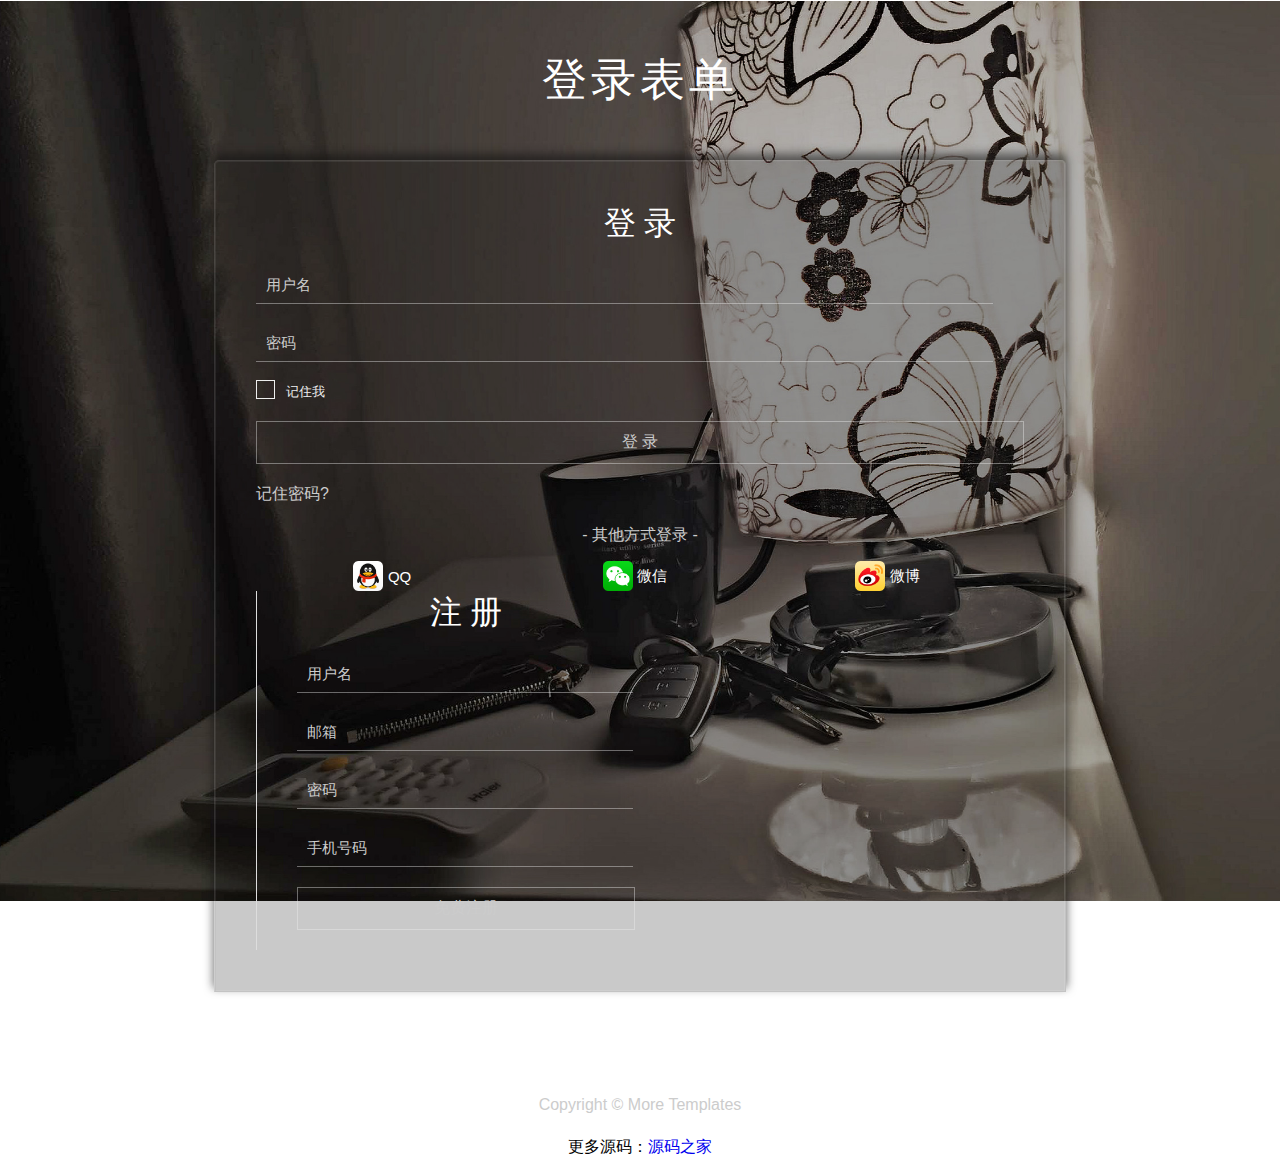
<file: scbrl-web/src/main/resources/static/index.html>
<!DOCTYPE html>
<html>

<!-- Head -->
<head>

	<title>登录表单</title>

	<!-- Meta-Tags -->
		<meta name="viewport" content="width=device-width, initial-scale=1">
		<meta http-equiv="Content-Type" content="text/html; charset=utf-8">

		<script type="application/x-javascript"> addEventListener("load", function() { setTimeout(hideURLbar, 0); }, false); function hideURLbar(){ window.scrollTo(0,1); } </script>
	<!-- //Meta-Tags -->

	<!-- Style --> <link rel="stylesheet" href="css/login_style.css" type="text/css" media="all">



</head>
<!-- //Head -->

<!-- Body -->
<body>

	<h1>登录表单</h1>

	<div class="container w3layouts agileits">

		<div class="login w3layouts agileits">
			<h2>登 录</h2>
			<form action="#" method="post">
				<input type="text" Name="Userame" placeholder="用户名" required="">
				<input type="password" Name="Password" placeholder="密码" required="">
			</form>
			<ul class="tick w3layouts agileits">
				<li>
					<input type="checkbox" id="brand1" value="">
					<label for="brand1"><span></span>记住我</label>
				</li>
			</ul>
			<div class="send-button w3layouts agileits">
				<form>
					<input type="submit" value="登 录">
				</form>
			</div>
			<a href="#">记住密码?</a>
			<div class="social-icons w3layouts agileits">
				<p>- 其他方式登录 -</p>
				<ul>
					<li class="qq"><a href="#">
					<span class="icons w3layouts agileits"></span>
					<span class="text w3layouts agileits">QQ</span></a></li>
					<li class="weixin w3ls"><a href="#">
					<span class="icons w3layouts"></span>
					<span class="text w3layouts agileits">微信</span></a></li>
					<li class="weibo aits"><a href="#">
					<span class="icons agileits"></span>
					<span class="text w3layouts agileits">微博</span></a></li>
					<div class="clear"> </div>
				</ul>
			</div>
			<div class="clear"></div>
		</div>
		

		<div class="register w3layouts agileits">
			<h2>注 册</h2>
			<form action="#" method="post">
				<input type="text" Name="Name" placeholder="用户名" required="">
				<input type="text" Name="Email" placeholder="邮箱" required="">
				<input type="password" Name="Password" placeholder="密码" required="">
				<input type="text" Name="Phone Number" placeholder="手机号码" required="">
			</form>
			<div class="send-button w3layouts agileits">
				<form>
					<input type="submit" value="免费注册">
				</form>
			</div>
			<div class="clear"></div>
		</div>

		<div class="clear"></div>

	</div>

	<div class="footer w3layouts agileits">
		<p>Copyright &copy; More Templates</p>
	</div>
<div style="text-align:center;">
<p>更多源码：<a href="http://www.mycodes.net/" target="_blank">源码之家</a></p>
</div>

</body>
<!-- //Body -->

</html>
</file>
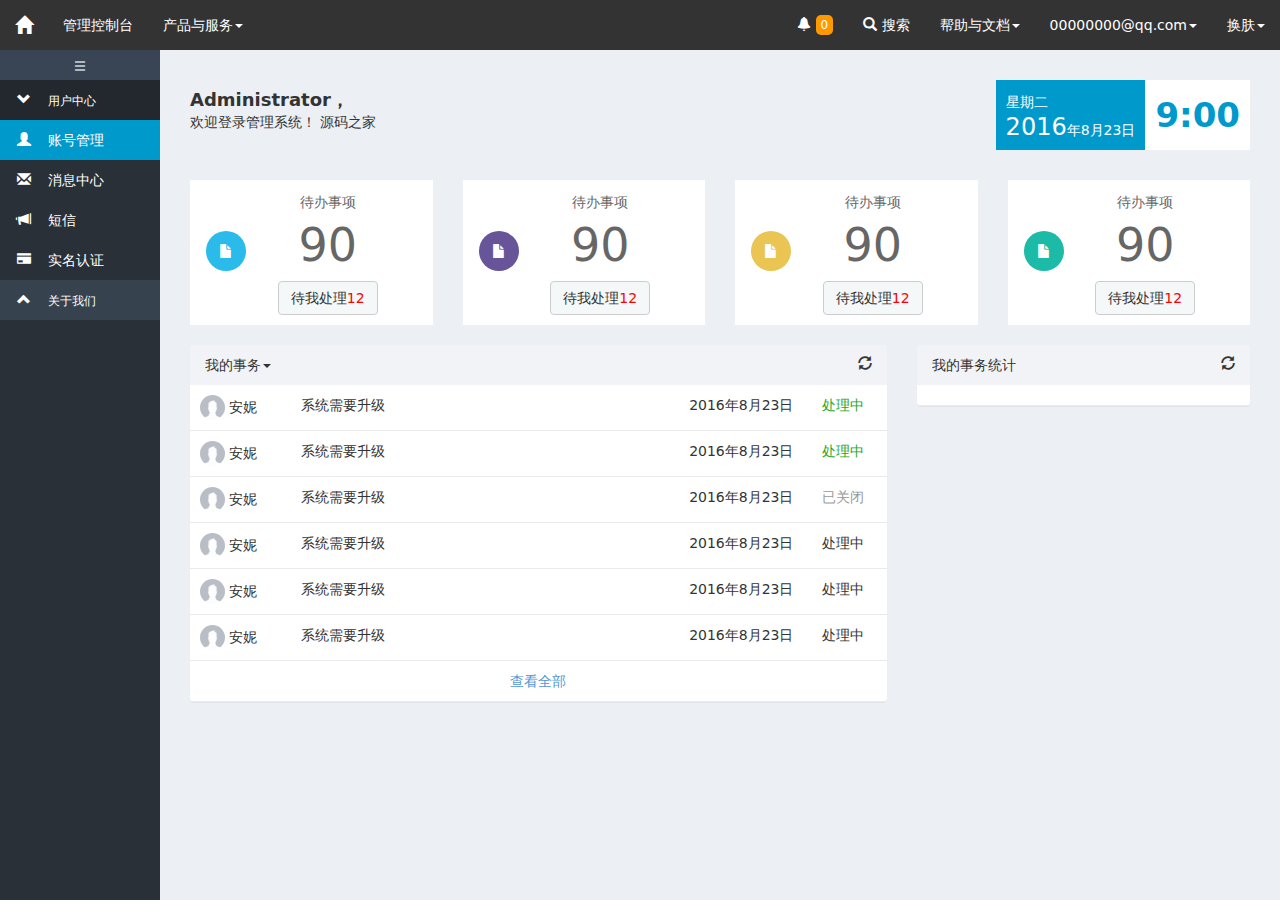
<file: scbrl-web/src/main/resources/static/admin/index.html>
﻿<!DOCTYPE html PUBLIC "-//W3C//DTD XHTML 1.0 Transitional//EN" "http://www.w3.org/TR/xhtml1/DTD/xhtml1-transitional.dtd">
<html xmlns="http://www.w3.org/1999/xhtml">
<head>
<meta http-equiv="Content-Type" content="text/html; charset=utf-8" />
<meta name="viewport" content="width=device-width, initial-scale=1,maximum-scale=1, user-scalable=no">
<title>用户中心</title>
<link href="bootstrap-3.3.5-dist/css/bootstrap.min.css" title="" rel="stylesheet" />
<link title="" href="css/style.css" rel="stylesheet" type="text/css"  />
<link title="blue" href="css/dermadefault.css" rel="stylesheet" type="text/css"/>
<link title="green" href="css/dermagreen.css" rel="stylesheet" type="text/css" disabled="disabled"/>
<link title="orange" href="css/dermaorange.css" rel="stylesheet" type="text/css" disabled="disabled"/>
<link href="css/templatecss.css" rel="stylesheet" title="" type="text/css" />
<script src="script/jquery-1.11.1.min.js" type="text/javascript"></script>
<script src="script/jquery.cookie.js" type="text/javascript"></script>
<script src="bootstrap-3.3.5-dist/js/bootstrap.min.js" type="text/javascript"></script>
</head>

<body>
<nav class="nav navbar-default navbar-mystyle navbar-fixed-top">
  <div class="navbar-header">
    <button class="navbar-toggle" data-toggle="collapse" data-target=".navbar-collapse"> 
     <span class="icon-bar"></span> 
     <span class="icon-bar"></span> 
     <span class="icon-bar"></span> 
    </button>
    <a class="navbar-brand mystyle-brand"><span class="glyphicon glyphicon-home"></span></a> </div>
  <div class="collapse navbar-collapse">
    <ul class="nav navbar-nav">
      <li class="li-border"><a class="mystyle-color" href="#">管理控制台</a></li>
      <li class="dropdown li-border"><a href="#" class="dropdown-toggle mystyle-color" data-toggle="dropdown">产品与服务<span class="caret"></span></a>
        <!----下拉框选项---->
         <div class="dropdown-menu topbar-nav-list">
             <div class="topbar-nav-col">
               <div class="topbar-nav-item">
               <p class="topbar-nav-item-title">弹性计算</p>
               <ul>
                 <li><a href="#">
                     <span class="glyphicon glyphicon-road"></span> 
                     <span class="">云服务器 ECS</span> 
                 </a>
                 </li>
                  <li><a href="#">
                     <span class="glyphicon glyphicon-picture"></span> 
                     <span class="">云服务器 ECS</span> 
                 </a>
                 </li>
                  <li><a href="#">
                     <span class="glyphicon glyphicon-gift"></span> 
                     <span class="">云服务器 ECS</span> 
                 </a>
                 </li>
                </ul>
               </div>
               
               <div class="">
               <p class="topbar-nav-item-title">弹性计算</p>
               <ul>
                 <li><a href="#">
                     <span class="glyphicon glyphicon-road"></span> 
                     <span class="">云服务器 ECS</span> 
                 </a>
                 </li>
                  <li><a href="#">
                     <span class="glyphicon glyphicon-picture"></span> 
                     <span class="">云服务器 ECS</span> 
                 </a>
                 </li>
                  <li><a href="#">
                     <span class="glyphicon glyphicon-gift"></span> 
                     <span class="">云服务器 ECS</span> 
                 </a>
                 </li>
               </ul>
               </div> 
             </div>
             
             
             <div class="topbar-nav-col">
               <div class="topbar-nav-item">
               <p class="topbar-nav-item-title">弹性计算</p>
               <ul>
                 <li><a href="#">
                     <span class="glyphicon glyphicon-road"></span> 
                     <span class="">云服务器 ECS</span> 
                 </a>
                 </li>
                  <li><a href="#">
                     <span class="glyphicon glyphicon-picture"></span> 
                     <span class="">云服务器 ECS</span> 
                 </a>
                 </li>
                  <li><a href="#">
                     <span class="glyphicon glyphicon-gift"></span> 
                     <span class="">云服务器 ECS</span> 
                 </a>
                 </li>
                </ul>
               </div>
               
               <div class="">
               <p class="topbar-nav-item-title">弹性计算</p>
               <ul>
                 <li><a href="#">
                     <span class="glyphicon glyphicon-road"></span> 
                     <span class="">云服务器 ECS</span> 
                 </a>
                 </li>
                  <li><a href="#">
                     <span class="glyphicon glyphicon-picture"></span> 
                     <span class="">云服务器 ECS</span> 
                 </a>
                 </li>
                  <li><a href="#">
                     <span class="glyphicon glyphicon-gift"></span> 
                     <span class="">云服务器 ECS</span> 
                 </a>
                 </li>
               </ul>
               </div>
               
             </div>
             
         </div>
      </li>
    </ul>
    
    <ul class="nav navbar-nav pull-right">
       <li class="li-border">
          <a href="#" class="mystyle-color">
            <span class="glyphicon glyphicon-bell"></span>
            <span class="topbar-num">0</span>
          </a>
      </li>
       <li class="li-border dropdown"><a href="#" class="mystyle-color" data-toggle="dropdown">
      <span class="glyphicon glyphicon-search"></span> 搜索</a>
         <div class="dropdown-menu search-dropdown">
            <div class="input-group">
                <input type="text" class="form-control">
                 <span class="input-group-btn">
                   <button type="button" class="btn btn-default">搜索</button>
                </span>
            </div>
         </div>
      </li>
      <li class="dropdown li-border"><a href="#" class="dropdown-toggle mystyle-color" data-toggle="dropdown">帮助与文档<span class="caret"></span></a>
        <ul class="dropdown-menu">
          <li><a href="#">帮助与文档</a></li>
          <li class="divider"></li>
          <li><a href="#">论坛</a></li>
          <li class="divider"></li>
          <li><a href="#">博客</a></li>
        </ul>
      </li>
      <li class="dropdown li-border"><a href="#" class="dropdown-toggle mystyle-color" data-toggle="dropdown">00000000@qq.com<span class="caret"></span></a>
        <ul class="dropdown-menu">
          <li><a href="#">退出</a></li>
        </ul>
      </li>
      <li class="dropdown"><a href="#" class="dropdown-toggle mystyle-color" data-toggle="dropdown">换肤<span class="caret"></span></a>
        <ul class="dropdown-menu changecolor">
          <li id="blue"><a href="#">蓝色</a></li>
          <li class="divider"></li>
          <li id="green"><a href="#">绿色</a></li>
          <li class="divider"></li>
          <li id="orange"><a href="#">橙色</a></li>
        </ul>
      </li>
    </ul>
  </div>
</nav>
<div class="down-main">
  <div class="left-main left-full">
    <div class="sidebar-fold"><span class="glyphicon glyphicon-menu-hamburger"></span></div>
    <div class="subNavBox">
      <div class="sBox">
       <div class="subNav sublist-down"><span class="title-icon glyphicon glyphicon-chevron-down"></span><span class="sublist-title">用户中心</span>
        </div>
        <ul class="navContent" style="display:block">
          <li class="active">
            <div class="showtitle" style="width:100px;"><img src="img/leftimg.png" />账号管理</div>
            <a href="userInfo.html"><span class="sublist-icon glyphicon glyphicon-user"></span><span class="sub-title">账号管理</span></a> </li>
          <li>
            <div class="showtitle" style="width:100px;"><img src="img/leftimg.png" />消息中心</div>
            <a href="message.html"><span class="sublist-icon glyphicon glyphicon-envelope"></span><span class="sub-title">消息中心</span></a> </li>
          <li>
            <div class="showtitle" style="width:100px;"><img src="img/leftimg.png" />短信</div>
            <a href="smsInfo.html"><span class="sublist-icon glyphicon glyphicon-bullhorn"></span><span class="sub-title">短信</span></a></li>
          <li>
            <div class="showtitle" style="width:100px;"><img src="img/leftimg.png" />实名认证</div>
            <a href="identify.html"><span class="sublist-icon glyphicon glyphicon-credit-card"></span><span class="sub-title">实名认证</span></a></li>
        </ul>
      </div>
      <div class="sBox">
        <div class="subNav sublist-up"><span class="title-icon glyphicon glyphicon-chevron-up"></span><span class="sublist-title">关于我们</span></div>
        <ul class="navContent" style="display:none">
          <li>
            <div class="showtitle" style="width:100px;"><img src="img/leftimg.png" />添加新闻</div>
            <a href="#"><span class="sublist-icon glyphicon glyphicon-user"></span><span class="sub-title">添加新闻</span></a></li>
          <li>
            <div class="showtitle" style="width:100px;"><img src="img/leftimg.png" />添加新闻</div>
            <a href="#"><span class="sublist-icon glyphicon glyphicon-user"></span><span class="sub-title">新闻管理</span></a></li>
          <li>
            <div class="showtitle" style="width:100px;"><img src="img/leftimg.png" />添加新闻</div>
            <a href="#"><span class="sublist-icon glyphicon glyphicon-user"></span><span class="sub-title">添加新闻</span></a></li>
          <li>
            <div class="showtitle" style="width:100px;"><img src="img/leftimg.png" />新闻管理</div>
            <a href="#"><span class="sublist-icon glyphicon glyphicon-user"></span><span class="sub-title">新闻管理</span></a></li>
        </ul>
      </div>
    </div>
  </div>
  <div class="right-product my-index right-full">
     <div class="container-fluid">
	   <div class="info-center">
       
       <!---title----->
            <div class="info-title">
              <div class="pull-left">
                <h4><strong>Administrator，</strong></h4>
                <p>欢迎登录管理系统！ <a href="http://www.mycodes.net/" target="_blank">源码之家</a></p>
              </div>
              <div class="time-title pull-right">
                  <div class="year-month pull-left">
                    <p>星期二</p>
                    <p><span>2016</span>年8月23日</p>
                  </div>
                  <div class="hour-minute pull-right">
                     <strong>9:00</strong>
                  </div>
              </div>
              <div class="clearfix"></div>
            </div>
           <!----content-list----> 
            <div class="content-list">
               <div class="row">
                 <div class="col-md-3">
                    <div class="content">
                       <div class="w30 left-icon pull-left">
                          <span class="glyphicon glyphicon-file blue"></span>
                       </div>
                       <div class="w70 right-title pull-right">
                       <div class="title-content">
                           <p>待办事项</p>
                           <h3 class="number">90</h3>
                           <button class="btn btn-default">待我处理<span style="color:red;">12</span></button>
                       </div>
                       </div>
                       <div class="clearfix"></div>
                    </div>
                 </div>
                  <div class="col-md-3">
                    <div class="content">
                       <div class="w30 left-icon pull-left">
                          <span class="glyphicon glyphicon-file violet"></span>
                       </div>
                       <div class="w70 right-title pull-right">
                       <div class="title-content">
                           <p>待办事项</p>
                           <h3 class="number">90</h3>
                           <button class="btn btn-default">待我处理<span style="color:red;">12</span></button>
                       </div>
                       </div>
                       <div class="clearfix"></div>
                    </div>
                 </div>
                  <div class="col-md-3">
                    <div class="content">
                       <div class="w30 left-icon pull-left">
                          <span class="glyphicon glyphicon-file orange"></span>
                       </div>
                       <div class="w70 right-title pull-right">
                       <div class="title-content">
                           <p>待办事项</p>
                           <h3 class="number">90</h3>
                           <button class="btn btn-default">待我处理<span style="color:red;">12</span></button>
                       </div>
                       </div>
                       <div class="clearfix"></div>
                    </div>
                 </div>
                  <div class="col-md-3">
                    <div class="content">
                       <div class="w30 left-icon pull-left">
                          <span class="glyphicon glyphicon-file green"></span>
                       </div>
                       <div class="w70 right-title pull-right">
                       <div class="title-content">
                           <p>待办事项</p>
                           <h3 class="number">90</h3>
                           <button class="btn btn-default">待我处理<span style="color:red;">12</span></button>
                       </div>
                       </div>
                       <div class="clearfix"></div>
                    </div>
                 </div>
               </div>
               <!-------信息列表------->
               <div class="row newslist" style="margin-top:20px;">
                 <div class="col-md-8">
                   <div class="panel panel-default">
                      <div class="panel-heading">
                       我的事务<div class="caret"></div>
                       <a href="#" class="pull-right"><span class="glyphicon glyphicon-refresh"></span></a>
                      </div>     
                      <div class="panel-body">
                           <div class="w15 pull-left">
                             <img src="img/noavatar_middle.gif" width="25" height="25" alt="图片" class="img-circle">
                             安妮
                           </div>
                           <div class="w55 pull-left">系统需要升级</div>
                           <div class="w20 pull-left text-center">2016年8月23日</div>
                          <div class="w10 pull-left text-center"><span class="text-green-main">处理中</span></div>
                      </div>
                      
                      <div class="panel-body">
                           <div class="w15 pull-left">
                             <img src="img/noavatar_middle.gif" width="25" height="25" alt="图片" class="img-circle">
                             安妮
                           </div>
                           <div class="w55 pull-left">系统需要升级</div>
                           <div class="w20 pull-left text-center">2016年8月23日</div>
                          <div class="w10 pull-left text-center"><span class="text-green-main">处理中</span></div>
                      </div>
                      
                      <div class="panel-body">
                           <div class="w15 pull-left">
                             <img src="img/noavatar_middle.gif" width="25" height="25" alt="图片" class="img-circle">
                             安妮
                           </div>
                           <div class="w55 pull-left">系统需要升级</div>
                           <div class="w20 pull-left text-center">2016年8月23日</div>
                           <div class="w10 pull-left text-center"><span class="text-gray">已关闭</span></div>
                      </div>
                      
                      <div class="panel-body">
                           <div class="w15 pull-left">
                             <img src="img/noavatar_middle.gif" width="25" height="25" alt="图片" class="img-circle">
                             安妮
                           </div>
                           <div class="w55 pull-left">系统需要升级</div>
                           <div class="w20 pull-left text-center">2016年8月23日</div>
                           <div class="w10 pull-left text-center"><span>处理中</span></div>
                      </div>
                      <div class="panel-body">
                           <div class="w15 pull-left">
                             <img src="img/noavatar_middle.gif" width="25" height="25" alt="图片" class="img-circle">
                             安妮
                           </div>
                           <div class="w55 pull-left">系统需要升级</div>
                           <div class="w20 pull-left text-center">2016年8月23日</div>
                           <div class="w10 pull-left text-center"><span>处理中</span></div>
                      </div>
                      <div class="panel-body">
                           <div class="w15 pull-left">
                             <img src="img/noavatar_middle.gif" width="25" height="25" alt="图片" class="img-circle">
                             安妮
                           </div>
                           <div class="w55 pull-left">系统需要升级</div>
                           <div class="w20 pull-left text-center">2016年8月23日</div>
                           <div class="w10 pull-left text-center"><span>处理中</span></div>
                      </div>
                      
                      <div class="panel-body text-center">
                          <a href="#" style="color:#5297d6;">查看全部</a>
                      </div>
                      
                    </div>
                 </div>
                 
                 <div class="col-md-4">
                     <div class="panel panel-default">
                      <div class="panel-heading">
                       我的事务统计
                       <a href="#" class="pull-right"><span class="glyphicon glyphicon-refresh"></span></a>
                      </div>     
                      <div class="panel-body">
                          
                      </div>
                    </div>
                    
                 </div>
               </div>
            </div>
            
       </div>			
	 </div>
  </div>
</div>
<script type="text/javascript">
$(function(){
/*换肤*/
$(".dropdown .changecolor li").click(function(){
	var style = $(this).attr("id");
    $("link[title!='']").attr("disabled","disabled"); 
	$("link[title='"+style+"']").removeAttr("disabled"); 

	$.cookie('mystyle', style, { expires: 7 }); // 存储一个带7天期限的 cookie 
})
var cookie_style = $.cookie("mystyle"); 
if(cookie_style!=null){ 
    $("link[title!='']").attr("disabled","disabled"); 
	$("link[title='"+cookie_style+"']").removeAttr("disabled"); 
} 
/*左侧导航栏显示隐藏功能*/
$(".subNav").click(function(){				
			/*显示*/
			if($(this).find("span:first-child").attr('class')=="title-icon glyphicon glyphicon-chevron-down")
			{
				$(this).find("span:first-child").removeClass("glyphicon-chevron-down");
			    $(this).find("span:first-child").addClass("glyphicon-chevron-up");
			    $(this).removeClass("sublist-down");
				$(this).addClass("sublist-up");
			}
			/*隐藏*/
			else
			{
				$(this).find("span:first-child").removeClass("glyphicon-chevron-up");
				$(this).find("span:first-child").addClass("glyphicon-chevron-down");
				$(this).removeClass("sublist-up");
				$(this).addClass("sublist-down");
			}	
		// 修改数字控制速度， slideUp(500)控制卷起速度
	    $(this).next(".navContent").slideToggle(300).siblings(".navContent").slideUp(300);
	})
/*左侧导航栏缩进功能*/
$(".left-main .sidebar-fold").click(function(){

	if($(this).parent().attr('class')=="left-main left-full")
	{
		$(this).parent().removeClass("left-full");
		$(this).parent().addClass("left-off");
		
		$(this).parent().parent().find(".right-product").removeClass("right-full");
		$(this).parent().parent().find(".right-product").addClass("right-off");
		
		}
	else
	{
		$(this).parent().removeClass("left-off");
		$(this).parent().addClass("left-full");
		
		$(this).parent().parent().find(".right-product").removeClass("right-off");
		$(this).parent().parent().find(".right-product").addClass("right-full");
		
		}
	})	
 
  /*左侧鼠标移入提示功能*/
		$(".sBox ul li").mouseenter(function(){
			if($(this).find("span:last-child").css("display")=="none")
			{$(this).find("div").show();}
			}).mouseleave(function(){$(this).find("div").hide();})	
})
</script>
</body>
</html>
</file>
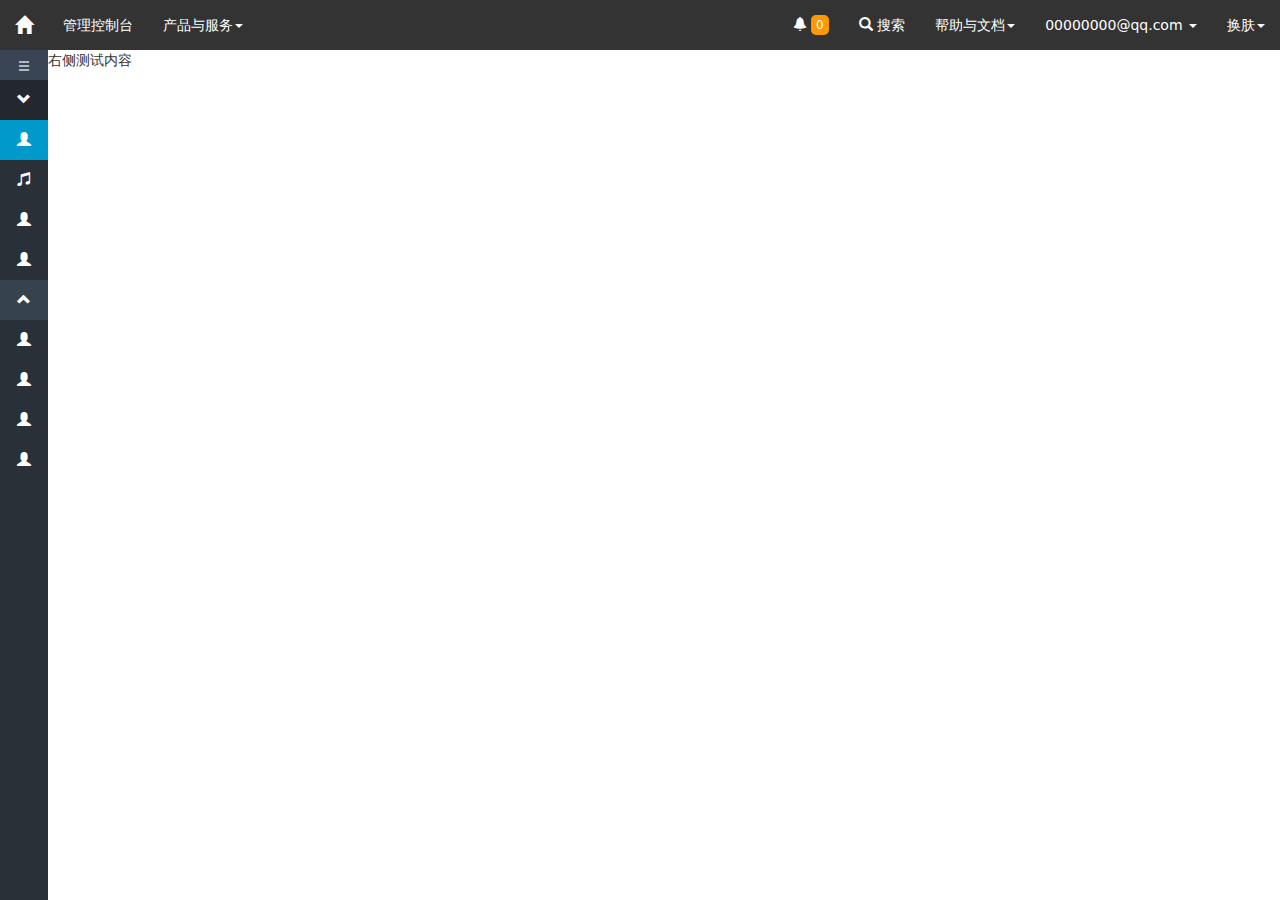
<file: scbrl-web/src/main/resources/static/admin/Default.html>
<!DOCTYPE html PUBLIC "-//W3C//DTD XHTML 1.0 Transitional//EN" "http://www.w3.org/TR/xhtml1/DTD/xhtml1-transitional.dtd">
<html xmlns="http://www.w3.org/1999/xhtml">
<head>
<meta http-equiv="Content-Type" content="text/html; charset=utf-8" />
<title>后台模板</title>
<link href="bootstrap-3.3.5-dist/css/bootstrap.min.css" title="" rel="stylesheet" />
<link title="" href="css/style.css" rel="stylesheet" type="text/css"  />
<link title="blue" href="css/dermadefault.css" rel="stylesheet" type="text/css"/>
<link title="green" href="css/dermagreen.css" rel="stylesheet" type="text/css" disabled="disabled"/>
<link title="orange" href="css/dermaorange.css" rel="stylesheet" type="text/css" disabled="disabled"/>
<script src="script/jquery-1.11.1.min.js" type="text/javascript"></script>
<script src="script/jquery.cookie.js" type="text/javascript"></script>
<script src="bootstrap-3.3.5-dist/js/bootstrap.min.js" type="text/javascript"></script>
</head>

<body>
<nav class="nav navbar-default navbar-mystyle navbar-fixed-top">
  <div class="navbar-header">
    <button class="navbar-toggle" data-toggle="collapse" data-target=".navbar-collapse"> 
     <span class="icon-bar"></span> 
     <span class="icon-bar"></span> 
     <span class="icon-bar"></span> 
    </button>
    <a class="navbar-brand mystyle-brand"><span class="glyphicon glyphicon-home"></span></a> </div>
  <div class="collapse navbar-collapse">
    <ul class="nav navbar-nav">
      <li class="li-border"><a class="mystyle-color" href="#">管理控制台</a></li>
      <li class="dropdown li-border"><a href="#" class="dropdown-toggle mystyle-color" data-toggle="dropdown">产品与服务<span class="caret"></span></a>
        <!----下拉框选项---->
         <div class="dropdown-menu topbar-nav-list">
             <div class="topbar-nav-col">
               <div class="topbar-nav-item">
               <p class="topbar-nav-item-title">弹性计算</p>
               <ul>
                 <li><a href="#">
                     <span class="glyphicon glyphicon-road"></span> 
                     <span class="">云服务器 ECS</span> 
                 </a>
                 </li>
                  <li><a href="#">
                     <span class="glyphicon glyphicon-picture"></span> 
                     <span class="">云服务器 ECS</span> 
                 </a>
                 </li>
                  <li><a href="#">
                     <span class="glyphicon glyphicon-gift"></span> 
                     <span class="">云服务器 ECS</span> 
                 </a>
                 </li>
                </ul>
               </div>
               
               <div class="">
               <p class="topbar-nav-item-title">弹性计算</p>
               <ul>
                 <li><a href="#">
                     <span class="glyphicon glyphicon-road"></span> 
                     <span class="">云服务器 ECS</span> 
                 </a>
                 </li>
                  <li><a href="#">
                     <span class="glyphicon glyphicon-picture"></span> 
                     <span class="">云服务器 ECS</span> 
                 </a>
                 </li>
                  <li><a href="#">
                     <span class="glyphicon glyphicon-gift"></span> 
                     <span class="">云服务器 ECS</span> 
                 </a>
                 </li>
               </ul>
               </div> 
             </div>
             
             
             <div class="topbar-nav-col">
               <div class="topbar-nav-item">
               <p class="topbar-nav-item-title">弹性计算</p>
               <ul>
                 <li><a href="#">
                     <span class="glyphicon glyphicon-road"></span> 
                     <span class="">云服务器 ECS</span> 
                 </a>
                 </li>
                  <li><a href="#">
                     <span class="glyphicon glyphicon-picture"></span> 
                     <span class="">云服务器 ECS</span> 
                 </a>
                 </li>
                  <li><a href="#">
                     <span class="glyphicon glyphicon-gift"></span> 
                     <span class="">云服务器 ECS</span> 
                 </a>
                 </li>
                </ul>
               </div>
               
               <div class="">
               <p class="topbar-nav-item-title">弹性计算</p>
               <ul>
                 <li><a href="#">
                     <span class="glyphicon glyphicon-road"></span> 
                     <span class="">云服务器 ECS</span> 
                 </a>
                 </li>
                  <li><a href="#">
                     <span class="glyphicon glyphicon-picture"></span> 
                     <span class="">云服务器 ECS</span> 
                 </a>
                 </li>
                  <li><a href="#">
                     <span class="glyphicon glyphicon-gift"></span> 
                     <span class="">云服务器 ECS</span> 
                 </a>
                 </li>
               </ul>
               </div>
               
             </div>
             
         </div>
      </li>
    </ul>
    
    <ul class="nav navbar-nav pull-right">
       <li class="li-border">
          <a href="#" class="mystyle-color">
            <span class="glyphicon glyphicon-bell"></span>
            <span class="topbar-num">0</span>
          </a>
      </li>
      <li class="li-border dropdown"><a href="#" class="mystyle-color" data-toggle="dropdown">
      <span class="glyphicon glyphicon-search"></span> 搜索</a>
         <div class="dropdown-menu search-dropdown">
            <div class="input-group">
                <input type="text" class="form-control">
                 <span class="input-group-btn">
                   <button type="button" class="btn btn-default">搜索</button>
                </span>
            </div>
         </div>
      </li>
      <li class="dropdown li-border"><a href="#" class="dropdown-toggle mystyle-color" data-toggle="dropdown">帮助与文档<span class="caret"></span></a>
        <ul class="dropdown-menu">
          <li><a href="#">帮助与文档</a></li>
          <li class="divider"></li>
          <li><a href="#">论坛</a></li>
          <li class="divider"></li>
          <li><a href="#">博客</a></li>
        </ul>
      </li>
      <li class="dropdown li-border">
         <a href="#" class="dropdown-toggle mystyle-color" data-toggle="dropdown">00000000@qq.com
         <span class="caret"></span></a>
        <ul class="dropdown-menu">
          <li><a href="#">退出</a></li>
        </ul>
      </li>
      <li class="dropdown"><a href="#" class="dropdown-toggle mystyle-color" data-toggle="dropdown">换肤<span class="caret"></span></a>
        <ul class="dropdown-menu changecolor">
          <li id="blue"><a href="#">蓝色</a></li>
          <li class="divider"></li>
          <li id="green"><a href="#">绿色</a></li>
          <li class="divider"></li>
          <li id="orange"><a href="#">橙色</a></li>
        </ul>
      </li>
    </ul>
  </div>
</nav>
<div class="down-main">
  <div class="left-main left-off">
    <div class="sidebar-fold"><span class="glyphicon glyphicon-menu-hamburger"></span></div>
    <div class="subNavBox">
      <div class="sBox">
        <div class="subNav sublist-down"><span class="title-icon glyphicon glyphicon-chevron-down"></span><span class="sublist-title">用户管理</span>
        </div>
        <ul class="navContent">
          <li class="active">
            <div class="showtitle" style="width:100px;"><img src="img/leftimg.png" />用户管理</div>
            <a href="#"><span class="sublist-icon glyphicon glyphicon-user"></span><span class="sub-title">用户管理</span></a> </li>
          <li>
                <div class="showtitle" style="width:100px;"><img src="img/leftimg.png" />角色管理</div>
            <a href="#"><span class="sublist-icon glyphicon glyphicon-music"></span><span class="sub-title">角色管理</span></a> </li>
          <li>
            <div class="showtitle" style="width:100px;"><img src="img/leftimg.png" />菜单管理</div>
            <a href="#"><span class="sublist-icon glyphicon glyphicon-user"></span><span class="sub-title">菜单管理</span></a></li>
          <li>
            <div class="showtitle" style="width:100px;"><img src="img/leftimg.png" />数据字典</div>
            <a href="#"><span class="sublist-icon glyphicon glyphicon-user"></span><span class="sub-title">数据字典</span></a></li>
        </ul>
      </div>
      <div class="sBox">
        <div class="subNav sublist-up"><span class="title-icon glyphicon glyphicon-chevron-up"></span><span class="sublist-title">关于我们</span></div>
        <ul class="navContent">
          <li>
            <div class="showtitle" style="width:100px;"><img src="img/leftimg.png" />资讯管理</div>
            <a href="#"><span class="sublist-icon glyphicon glyphicon-user"></span><span class="sub-title">资讯管理</span></a></li>
          <li>
            <div class="showtitle" style="width:100px;"><img src="img/leftimg.png" />广告管理</div>
            <a href="#"><span class="sublist-icon glyphicon glyphicon-user"></span><span class="sub-title">广告管理</span></a></li>
          <li>
            <div class="showtitle" style="width:100px;"><img src="img/leftimg.png" />添加新闻</div>
            <a href="#"><span class="sublist-icon glyphicon glyphicon-user"></span><span class="sub-title">添加新闻</span></a></li>
          <li>
            <div class="showtitle" style="width:100px;"><img src="img/leftimg.png" />新闻管理</div>
            <a href="#"><span class="sublist-icon glyphicon glyphicon-user"></span><span class="sub-title">新闻管理</span></a></li>
        </ul>
      </div>
    </div>
  </div>
  <div class="right-product right-off">
  
     右侧测试内容
  
  </div>
</div>
<script type="text/javascript">
$(function(){
/*换肤*/
$(".dropdown .changecolor li").click(function(){
	var style = $(this).attr("id");
    $("link[title!='']").attr("disabled","disabled"); 
	$("link[title='"+style+"']").removeAttr("disabled"); 

	$.cookie('mystyle', style, { expires: 7 }); // 存储一个带7天期限的 cookie 
})
var cookie_style = $.cookie("mystyle"); 
if(cookie_style!=null){ 
    $("link[title!='']").attr("disabled","disabled"); 
	$("link[title='"+cookie_style+"']").removeAttr("disabled"); 
} 

/*左侧导航栏显示隐藏功能*/
$(".subNav").click(function(){				
			/*显示*/
			if($(this).find("span:first-child").attr('class')=="title-icon glyphicon glyphicon-chevron-down")
			{
				$(this).find("span:first-child").removeClass("glyphicon-chevron-down");
			    $(this).find("span:first-child").addClass("glyphicon-chevron-up");
			    $(this).removeClass("sublist-down");
				$(this).addClass("sublist-up");
			}
			/*隐藏*/
			else
			{
				$(this).find("span:first-child").removeClass("glyphicon-chevron-up");
				$(this).find("span:first-child").addClass("glyphicon-chevron-down");
				$(this).removeClass("sublist-up");
				$(this).addClass("sublist-down");
			}	
		// 修改数字控制速度， slideUp(500)控制卷起速度
	    $(this).next(".navContent").slideToggle(300).siblings(".navContent").slideUp(300);
	})
/*左侧导航栏缩进功能*/
$(".left-main .sidebar-fold").click(function(){

	if($(this).parent().attr('class')=="left-main left-full")
	{
		$(this).parent().removeClass("left-full");
		$(this).parent().addClass("left-off");
		
		$(this).parent().parent().find(".right-product").removeClass("right-full");
		$(this).parent().parent().find(".right-product").addClass("right-off");
		
		}
	else
	{
		$(this).parent().removeClass("left-off");
		$(this).parent().addClass("left-full");
		
		$(this).parent().parent().find(".right-product").removeClass("right-off");
		$(this).parent().parent().find(".right-product").addClass("right-full");
		
		}
	})	
 
  /*左侧鼠标移入提示功能*/
		$(".sBox ul li").mouseenter(function(){
			if($(this).find("span:last-child").css("display")=="none")
			{$(this).find("div").show();}
			}).mouseleave(function(){$(this).find("div").hide();})	
})
</script>
</body>
</html>
</file>
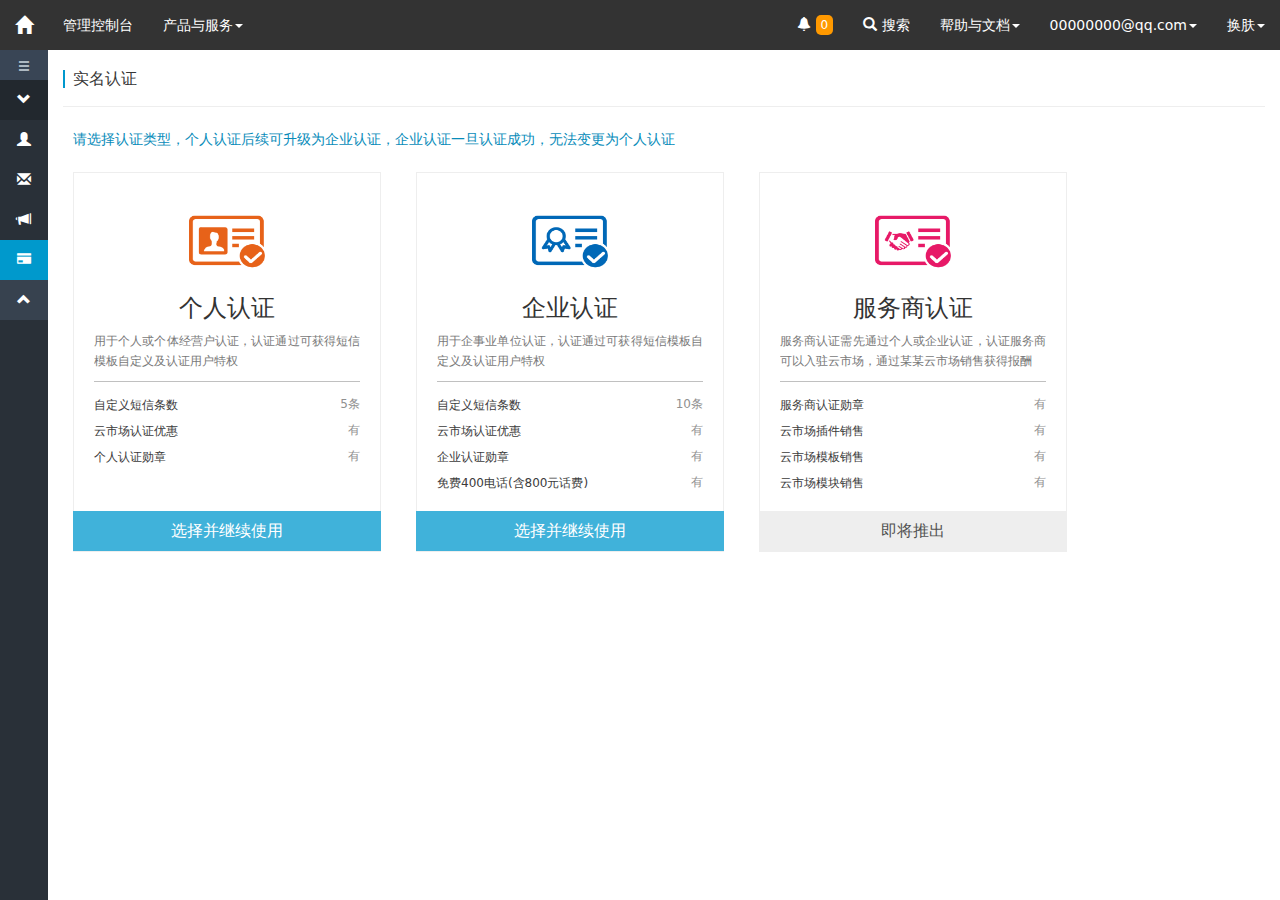
<file: scbrl-web/src/main/resources/static/admin/identify.html>
﻿<!DOCTYPE html PUBLIC "-//W3C//DTD XHTML 1.0 Transitional//EN" "http://www.w3.org/TR/xhtml1/DTD/xhtml1-transitional.dtd">
<html xmlns="http://www.w3.org/1999/xhtml">
<head>
<meta http-equiv="Content-Type" content="text/html; charset=utf-8" />
<meta name="viewport" content="width=device-width, initial-scale=1,maximum-scale=1, user-scalable=no">
<title>实名认证</title>
<link href="bootstrap-3.3.5-dist/css/bootstrap.min.css" title="" rel="stylesheet" />
<link title="" href="css/style.css" rel="stylesheet" type="text/css"  />
<link title="blue" href="css/dermadefault.css" rel="stylesheet" type="text/css"/>
<link title="green" href="css/dermagreen.css" rel="stylesheet" type="text/css" disabled="disabled"/>
<link title="orange" href="css/dermaorange.css" rel="stylesheet" type="text/css" disabled="disabled"/>
<link href="css/templatecss.css" rel="stylesheet" title="" type="text/css" />

<script src="script/jquery-1.11.1.min.js" type="text/javascript"></script>
<script src="script/jquery.cookie.js" type="text/javascript"></script>
<script src="bootstrap-3.3.5-dist/js/bootstrap.min.js" type="text/javascript"></script>
</head>

<body>
<nav class="nav navbar-default navbar-mystyle navbar-fixed-top">
  <div class="navbar-header">
    <button class="navbar-toggle" data-toggle="collapse" data-target=".navbar-collapse"> 
     <span class="icon-bar"></span> 
     <span class="icon-bar"></span> 
     <span class="icon-bar"></span> 
    </button>
    <a class="navbar-brand mystyle-brand"><span class="glyphicon glyphicon-home"></span></a> </div>
  <div class="collapse navbar-collapse">
    <ul class="nav navbar-nav">
      <li class="li-border"><a class="mystyle-color" href="#">管理控制台</a></li>
      <li class="dropdown li-border"><a href="#" class="dropdown-toggle mystyle-color" data-toggle="dropdown">产品与服务<span class="caret"></span></a>
        <!----下拉框选项---->
         <div class="dropdown-menu topbar-nav-list">
             <div class="topbar-nav-col">
               <div class="topbar-nav-item">
               <p class="topbar-nav-item-title">弹性计算</p>
               <ul>
                 <li><a href="#">
                     <span class="glyphicon glyphicon-road"></span> 
                     <span class="">云服务器 ECS</span> 
                 </a>
                 </li>
                  <li><a href="#">
                     <span class="glyphicon glyphicon-picture"></span> 
                     <span class="">云服务器 ECS</span> 
                 </a>
                 </li>
                  <li><a href="#">
                     <span class="glyphicon glyphicon-gift"></span> 
                     <span class="">云服务器 ECS</span> 
                 </a>
                 </li>
                </ul>
               </div>
               
               <div class="">
               <p class="topbar-nav-item-title">弹性计算</p>
               <ul>
                 <li><a href="#">
                     <span class="glyphicon glyphicon-road"></span> 
                     <span class="">云服务器 ECS</span> 
                 </a>
                 </li>
                  <li><a href="#">
                     <span class="glyphicon glyphicon-picture"></span> 
                     <span class="">云服务器 ECS</span> 
                 </a>
                 </li>
                  <li><a href="#">
                     <span class="glyphicon glyphicon-gift"></span> 
                     <span class="">云服务器 ECS</span> 
                 </a>
                 </li>
               </ul>
               </div> 
             </div>
             
             
             <div class="topbar-nav-col">
               <div class="topbar-nav-item">
               <p class="topbar-nav-item-title">弹性计算</p>
               <ul>
                 <li><a href="#">
                     <span class="glyphicon glyphicon-road"></span> 
                     <span class="">云服务器 ECS</span> 
                 </a>
                 </li>
                  <li><a href="#">
                     <span class="glyphicon glyphicon-picture"></span> 
                     <span class="">云服务器 ECS</span> 
                 </a>
                 </li>
                  <li><a href="#">
                     <span class="glyphicon glyphicon-gift"></span> 
                     <span class="">云服务器 ECS</span> 
                 </a>
                 </li>
                </ul>
               </div>
               
               <div class="">
               <p class="topbar-nav-item-title">弹性计算</p>
               <ul>
                 <li><a href="#">
                     <span class="glyphicon glyphicon-road"></span> 
                     <span class="">云服务器 ECS</span> 
                 </a>
                 </li>
                  <li><a href="#">
                     <span class="glyphicon glyphicon-picture"></span> 
                     <span class="">云服务器 ECS</span> 
                 </a>
                 </li>
                  <li><a href="#">
                     <span class="glyphicon glyphicon-gift"></span> 
                     <span class="">云服务器 ECS</span> 
                 </a>
                 </li>
               </ul>
               </div>
               
             </div>
             
         </div>
      </li>
    </ul>
    
    <ul class="nav navbar-nav pull-right">
       <li class="li-border">
          <a href="#" class="mystyle-color">
            <span class="glyphicon glyphicon-bell"></span>
            <span class="topbar-num">0</span>
          </a>
      </li>
       <li class="li-border dropdown"><a href="#" class="mystyle-color" data-toggle="dropdown">
      <span class="glyphicon glyphicon-search"></span> 搜索</a>
         <div class="dropdown-menu search-dropdown">
            <div class="input-group">
                <input type="text" class="form-control">
                 <span class="input-group-btn">
                   <button type="button" class="btn btn-default">搜索</button>
                </span>
            </div>
         </div>
      </li>
      <li class="dropdown li-border"><a href="#" class="dropdown-toggle mystyle-color" data-toggle="dropdown">帮助与文档<span class="caret"></span></a>
        <ul class="dropdown-menu">
          <li><a href="#">帮助与文档</a></li>
          <li class="divider"></li>
          <li><a href="#">论坛</a></li>
          <li class="divider"></li>
          <li><a href="#">博客</a></li>
        </ul>
      </li>
      <li class="dropdown li-border"><a href="#" class="dropdown-toggle mystyle-color" data-toggle="dropdown">00000000@qq.com<span class="caret"></span></a>
        <ul class="dropdown-menu">
          <li><a href="#">退出</a></li>
        </ul>
      </li>
      <li class="dropdown"><a href="#" class="dropdown-toggle mystyle-color" data-toggle="dropdown">换肤<span class="caret"></span></a>
        <ul class="dropdown-menu changecolor">
          <li id="blue"><a href="#">蓝色</a></li>
          <li class="divider"></li>
          <li id="green"><a href="#">绿色</a></li>
          <li class="divider"></li>
          <li id="orange"><a href="#">橙色</a></li>
        </ul>
      </li>
    </ul>
  </div>
</nav>
<div class="down-main">
  <div class="left-main left-off">
    <div class="sidebar-fold"><span class="glyphicon glyphicon-menu-hamburger"></span></div>
    <div class="subNavBox">
      <div class="sBox">
       <div class="subNav sublist-down"><span class="title-icon glyphicon glyphicon-chevron-down"></span><span class="sublist-title">用户中心</span>
        </div>
        <ul class="navContent" style="display:block">
         <li>
            <div class="showtitle" style="width:100px;"><img src="img/leftimg.png" />账号管理</div>
            <a href="userInfo.html"><span class="sublist-icon glyphicon glyphicon-user"></span><span class="sub-title">账号管理</span></a> </li>
          <li>
            <div class="showtitle" style="width:100px;"><img src="img/leftimg.png" />消息中心</div>
            <a href="message.html"><span class="sublist-icon glyphicon glyphicon-envelope"></span><span class="sub-title">消息中心</span></a> </li>
          <li>
            <div class="showtitle" style="width:100px;"><img src="img/leftimg.png" />短信</div>
            <a href="smsInfo.html"><span class="sublist-icon glyphicon glyphicon-bullhorn"></span><span class="sub-title">短信</span></a></li>
          <li class="active">
            <div class="showtitle" style="width:100px;"><img src="img/leftimg.png" />实名认证</div>
            <a href="identify.html"><span class="sublist-icon glyphicon glyphicon-credit-card"></span><span class="sub-title">实名认证</span></a></li>
        </ul>
      </div>
      <div class="sBox">
        <div class="subNav sublist-up"><span class="title-icon glyphicon glyphicon-chevron-up"></span><span class="sublist-title">关于我们</span></div>
        <ul class="navContent" style="display:none">
          <li>
            <div class="showtitle" style="width:100px;"><img src="img/leftimg.png" />添加新闻</div>
            <a href="#"><span class="sublist-icon glyphicon glyphicon-user"></span><span class="sub-title">添加新闻</span></a></li>
          <li>
            <div class="showtitle" style="width:100px;"><img src="img/leftimg.png" />添加新闻</div>
            <a href="#"><span class="sublist-icon glyphicon glyphicon-user"></span><span class="sub-title">新闻管理</span></a></li>
          <li>
            <div class="showtitle" style="width:100px;"><img src="img/leftimg.png" />添加新闻</div>
            <a href="#"><span class="sublist-icon glyphicon glyphicon-user"></span><span class="sub-title">添加新闻</span></a></li>
          <li>
            <div class="showtitle" style="width:100px;"><img src="img/leftimg.png" />新闻管理</div>
            <a href="#"><span class="sublist-icon glyphicon glyphicon-user"></span><span class="sub-title">新闻管理</span></a></li>
        </ul>
      </div>
    </div>
  </div>
  <div class="right-product view-product right-off">
     <div class="container-fluid">
				<div class="info-center">
					<div class="page-header">
                                      <div class="pull-left">
						<h4>实名认证</h4>      
					</div>
                                   </div>
					<div class="indentify-class padding-lr">
						<p class="margin-big-tb text-sub text-default">
							请选择认证类型，个人认证后续可升级为企业认证，企业认证一旦认证成功，无法变更为个人认证
						</p>
						<ul class="class-content">
							<li class="pull-left margin-large-35">
							<a class="class-detail pull-right " href="#">
							<div class="class-detail-top">
								<div class="text-center indentify-icon">
									<img src="img/identify_personal.png">
								</div>
								<h3 class="text-center">个人认证</h3>
								<p class="margin-tb padding-bottom text-justify info">
									用于个人或个体经营户认证，认证通过可获得短信模板自定义及认证用户特权
								</p>
								<ul class="class-detail-has margin-top text-lh-big">
									<li>
									<span class="text-black-gray">自定义短信条数</span>
									<span class="pull-right text-gray-white">5条</span>
									</li>
									<li>
									<span class="text-black-gray">云市场认证优惠</span>
									<span class="pull-right text-gray-white">有</span>
									</li>
									<li>
									<span class="text-black-gray">个人认证勋章</span>
									<span class="pull-right text-gray-white">有</span>
									</li>
								</ul>
							</div>
							<p class="continue text-big">
								选择并继续使用
							</p>
							</a>
							</li>
							<li class="pull-left margin-large-35">
							<a class="class-detail pull-right " href="#">
							<div class="class-detail-top">
								<div class="text-center indentify-icon">
									<img src="img/identify_enterprise.png">
								</div>
								<h3 class="text-center">企业认证</h3>
								<p class="margin-tb padding-bottom text-justify info">
									用于企事业单位认证，认证通过可获得短信模板自定义及认证用户特权
								</p>
								<ul class="class-detail-has margin-top text-lh-big">
									<li>
									<span class="text-black-gray">自定义短信条数</span>
									<span class="pull-right text-gray-white">10条</span>
									</li>
									<li>
									<span class="text-black-gray">云市场认证优惠</span>
									<span class="pull-right text-gray-white">有</span>
									</li>
									<li>
									<span class="text-black-gray">企业认证勋章</span>
									<span class="pull-right text-gray-white">有</span>
									</li>
									<li>
									<span class="text-black-gray">免费400电话(含800元话费)</span>
									<span class="pull-right text-gray-white">有</span>
									</li>
								</ul>
							</div>
							<p class="continue text-big">
								选择并继续使用
							</p>
							</a>
							</li>
							<li class="pull-left">
							<a class="class-detail pull-right disabled" href="#">
							<div class="class-detail-top">
								<div class="text-center indentify-icon">
									<img src="img/identify_developer.png">
								</div>
								<h3 class="text-center">服务商认证</h3>
								<p class="margin-tb padding-bottom text-justify info">
									服务商认证需先通过个人或企业认证，认证服务商可以入驻云市场，通过某某云市场销售获得报酬
								</p>
								<ul class="class-detail-has margin-top text-lh-big">
									<li>
									<span class="text-black-gray">服务商认证勋章</span>
									<span class="pull-right text-gray-white">有</span>
									</li>
									<li>
									<span class="text-black-gray">云市场插件销售</span>
									<span class="pull-right text-gray-white">有</span>
									</li>
									<li>
									<span class="text-black-gray">云市场模板销售</span>
									<span class="pull-right text-gray-white">有</span>
									</li>
									<li>
									<span class="text-black-gray">云市场模块销售</span>
									<span class="pull-right text-gray-white">有</span>
									</li>
								</ul>
							</div>
							<p class="continue text-big">
								即将推出
							</p>
							</a>
							</li>
						</ul>
					</div>
				</div>            
		</div>
  </div>
</div>
<script type="text/javascript">
$(function(){
/*换肤*/
$(".dropdown .changecolor li").click(function(){
	var style = $(this).attr("id");
    $("link[title!='']").attr("disabled","disabled"); 
	$("link[title='"+style+"']").removeAttr("disabled"); 

	$.cookie('mystyle', style, { expires: 7 }); // 存储一个带7天期限的 cookie 
})
var cookie_style = $.cookie("mystyle"); 
if(cookie_style!=null){ 
    $("link[title!='']").attr("disabled","disabled"); 
	$("link[title='"+cookie_style+"']").removeAttr("disabled"); 
} 
/*左侧导航栏显示隐藏功能*/
$(".subNav").click(function(){				
			/*显示*/
			if($(this).find("span:first-child").attr('class')=="title-icon glyphicon glyphicon-chevron-down")
			{
				$(this).find("span:first-child").removeClass("glyphicon-chevron-down");
			    $(this).find("span:first-child").addClass("glyphicon-chevron-up");
			    $(this).removeClass("sublist-down");
				$(this).addClass("sublist-up");
			}
			/*隐藏*/
			else
			{
				$(this).find("span:first-child").removeClass("glyphicon-chevron-up");
				$(this).find("span:first-child").addClass("glyphicon-chevron-down");
				$(this).removeClass("sublist-up");
				$(this).addClass("sublist-down");
			}	
		// 修改数字控制速度， slideUp(500)控制卷起速度
	    $(this).next(".navContent").slideToggle(300).siblings(".navContent").slideUp(300);
	})
/*左侧导航栏缩进功能*/
$(".left-main .sidebar-fold").click(function(){

	if($(this).parent().attr('class')=="left-main left-full")
	{
		$(this).parent().removeClass("left-full");
		$(this).parent().addClass("left-off");
		
		$(this).parent().parent().find(".right-product").removeClass("right-full");
		$(this).parent().parent().find(".right-product").addClass("right-off");
		
		
		}
	else
	{
		$(this).parent().removeClass("left-off");
		$(this).parent().addClass("left-full");
		
		$(this).parent().parent().find(".right-product").removeClass("right-off");
		$(this).parent().parent().find(".right-product").addClass("right-full");
		
		
		}
	})	
 
  /*左侧鼠标移入提示功能*/
		$(".sBox ul li").mouseenter(function(){
			if($(this).find("span:last-child").css("display")=="none")
			{$(this).find("div").show();}
			}).mouseleave(function(){$(this).find("div").hide();})	
})
</script>
</body>
</html>
</file>
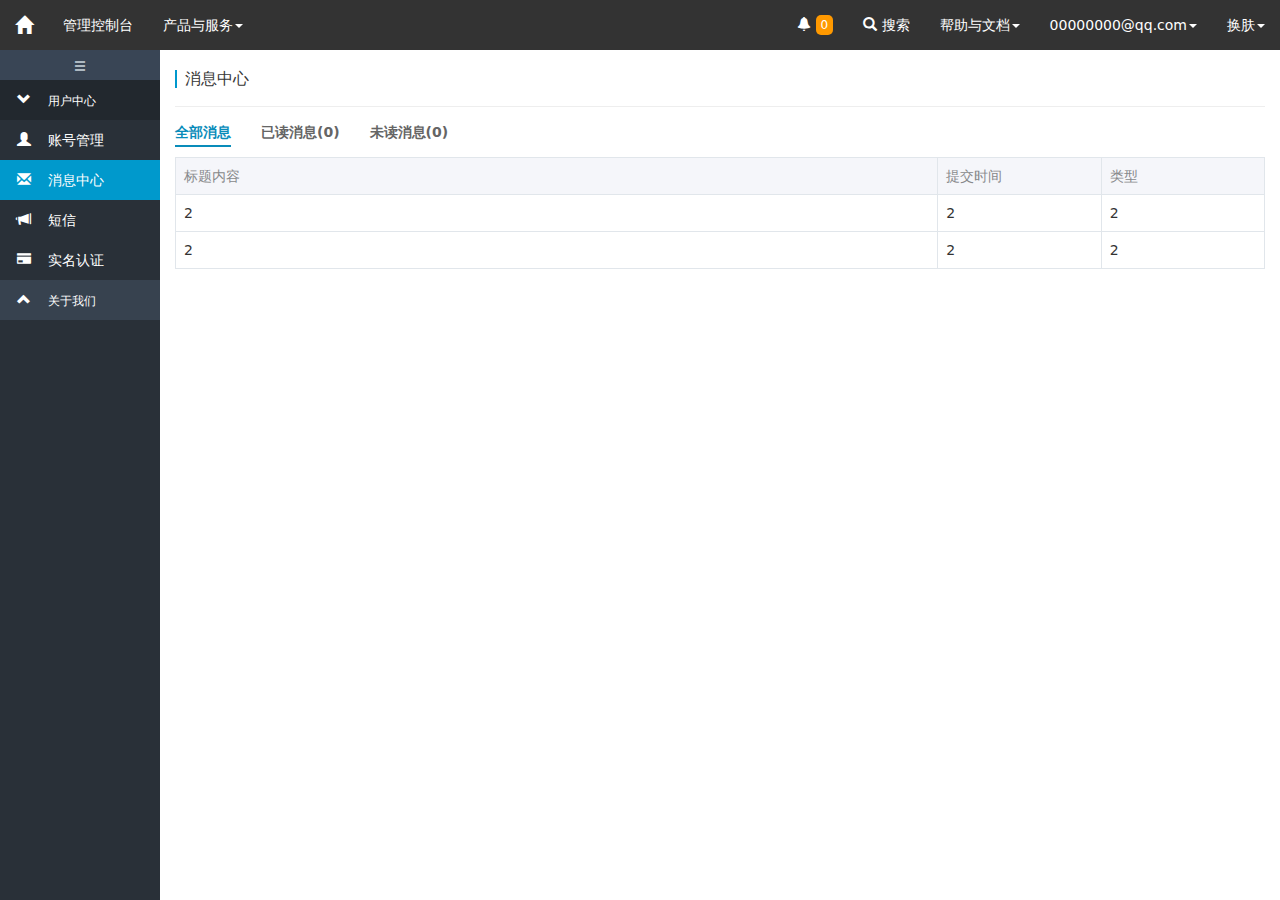
<file: scbrl-web/src/main/resources/static/admin/message.html>
﻿<!DOCTYPE html PUBLIC "-//W3C//DTD XHTML 1.0 Transitional//EN" "http://www.w3.org/TR/xhtml1/DTD/xhtml1-transitional.dtd">
<html xmlns="http://www.w3.org/1999/xhtml">
<head>
<meta http-equiv="Content-Type" content="text/html; charset=utf-8" />
<meta name="viewport" content="width=device-width, initial-scale=1,maximum-scale=1, user-scalable=no">
<title>消息中心</title>
<link href="bootstrap-3.3.5-dist/css/bootstrap.min.css" title="" rel="stylesheet" />
<link title="" href="css/style.css" rel="stylesheet" type="text/css"  />
<link title="blue" href="css/dermadefault.css" rel="stylesheet" type="text/css"/>
<link title="green" href="css/dermagreen.css" rel="stylesheet" type="text/css" disabled="disabled"/>
<link title="orange" href="css/dermaorange.css" rel="stylesheet" type="text/css" disabled="disabled"/>
<link href="css/templatecss.css" rel="stylesheet" title="" type="text/css" />
<script src="script/jquery-1.11.1.min.js" type="text/javascript"></script>
<script src="script/jquery.cookie.js" type="text/javascript"></script>
<script src="bootstrap-3.3.5-dist/js/bootstrap.min.js" type="text/javascript"></script>
</head>

<body>
<nav class="nav navbar-default navbar-mystyle navbar-fixed-top">
  <div class="navbar-header">
    <button class="navbar-toggle" data-toggle="collapse" data-target=".navbar-collapse"> 
     <span class="icon-bar"></span> 
     <span class="icon-bar"></span> 
     <span class="icon-bar"></span> 
    </button>
    <a class="navbar-brand mystyle-brand"><span class="glyphicon glyphicon-home"></span></a> </div>
  <div class="collapse navbar-collapse">
    <ul class="nav navbar-nav">
      <li class="li-border"><a class="mystyle-color" href="#">管理控制台</a></li>
      <li class="dropdown li-border"><a href="#" class="dropdown-toggle mystyle-color" data-toggle="dropdown">产品与服务<span class="caret"></span></a>
        <!----下拉框选项---->
         <div class="dropdown-menu topbar-nav-list">
             <div class="topbar-nav-col">
               <div class="topbar-nav-item">
               <p class="topbar-nav-item-title">弹性计算</p>
               <ul>
                 <li><a href="#">
                     <span class="glyphicon glyphicon-road"></span> 
                     <span class="">云服务器 ECS</span> 
                 </a>
                 </li>
                  <li><a href="#">
                     <span class="glyphicon glyphicon-picture"></span> 
                     <span class="">云服务器 ECS</span> 
                 </a>
                 </li>
                  <li><a href="#">
                     <span class="glyphicon glyphicon-gift"></span> 
                     <span class="">云服务器 ECS</span> 
                 </a>
                 </li>
                </ul>
               </div>
               
               <div class="">
               <p class="topbar-nav-item-title">弹性计算</p>
               <ul>
                 <li><a href="#">
                     <span class="glyphicon glyphicon-road"></span> 
                     <span class="">云服务器 ECS</span> 
                 </a>
                 </li>
                  <li><a href="#">
                     <span class="glyphicon glyphicon-picture"></span> 
                     <span class="">云服务器 ECS</span> 
                 </a>
                 </li>
                  <li><a href="#">
                     <span class="glyphicon glyphicon-gift"></span> 
                     <span class="">云服务器 ECS</span> 
                 </a>
                 </li>
               </ul>
               </div> 
             </div>
             
             
             <div class="topbar-nav-col">
               <div class="topbar-nav-item">
               <p class="topbar-nav-item-title">弹性计算</p>
               <ul>
                 <li><a href="#">
                     <span class="glyphicon glyphicon-road"></span> 
                     <span class="">云服务器 ECS</span> 
                 </a>
                 </li>
                  <li><a href="#">
                     <span class="glyphicon glyphicon-picture"></span> 
                     <span class="">云服务器 ECS</span> 
                 </a>
                 </li>
                  <li><a href="#">
                     <span class="glyphicon glyphicon-gift"></span> 
                     <span class="">云服务器 ECS</span> 
                 </a>
                 </li>
                </ul>
               </div>
               
               <div class="">
               <p class="topbar-nav-item-title">弹性计算</p>
               <ul>
                 <li><a href="#">
                     <span class="glyphicon glyphicon-road"></span> 
                     <span class="">云服务器 ECS</span> 
                 </a>
                 </li>
                  <li><a href="#">
                     <span class="glyphicon glyphicon-picture"></span> 
                     <span class="">云服务器 ECS</span> 
                 </a>
                 </li>
                  <li><a href="#">
                     <span class="glyphicon glyphicon-gift"></span> 
                     <span class="">云服务器 ECS</span> 
                 </a>
                 </li>
               </ul>
               </div>
               
             </div>
             
         </div>
      </li>
    </ul>
    
    <ul class="nav navbar-nav pull-right">
       <li class="li-border">
          <a href="#" class="mystyle-color">
            <span class="glyphicon glyphicon-bell"></span>
            <span class="topbar-num">0</span>
          </a>
      </li>
      <li class="li-border dropdown"><a href="#" class="mystyle-color" data-toggle="dropdown">
      <span class="glyphicon glyphicon-search"></span> 搜索</a>
         <div class="dropdown-menu search-dropdown">
            <div class="input-group">
                <input type="text" class="form-control">
                 <span class="input-group-btn">
                   <button type="button" class="btn btn-default">搜索</button>
                </span>
            </div>
         </div>
      </li>
      <li class="dropdown li-border"><a href="#" class="dropdown-toggle mystyle-color" data-toggle="dropdown">帮助与文档<span class="caret"></span></a>
        <ul class="dropdown-menu">
          <li><a href="#">帮助与文档</a></li>
          <li class="divider"></li>
          <li><a href="#">论坛</a></li>
          <li class="divider"></li>
          <li><a href="#">博客</a></li>
        </ul>
      </li>
      <li class="dropdown li-border"><a href="#" class="dropdown-toggle mystyle-color" data-toggle="dropdown">00000000@qq.com<span class="caret"></span></a>
        <ul class="dropdown-menu">
          <li><a href="#">退出</a></li>
        </ul>
      </li>
      <li class="dropdown"><a href="#" class="dropdown-toggle mystyle-color" data-toggle="dropdown">换肤<span class="caret"></span></a>
        <ul class="dropdown-menu changecolor">
          <li id="blue"><a href="#">蓝色</a></li>
          <li class="divider"></li>
          <li id="green"><a href="#">绿色</a></li>
          <li class="divider"></li>
          <li id="orange"><a href="#">橙色</a></li>
        </ul>
      </li>
    </ul>
  </div>
</nav>
<div class="down-main">
  <div class="left-main left-full">
    <div class="sidebar-fold"><span class="glyphicon glyphicon-menu-hamburger"></span></div>
    <div class="subNavBox">
      <div class="sBox">
        <div class="subNav sublist-down"><span class="title-icon glyphicon glyphicon-chevron-down"></span><span class="sublist-title">用户中心</span>
        </div>
        <ul class="navContent" style="display:block">
         <li>
            <div class="showtitle" style="width:100px;"><img src="img/leftimg.png" />账号管理</div>
            <a href="userInfo.html"><span class="sublist-icon glyphicon glyphicon-user"></span><span class="sub-title">账号管理</span></a> </li>
          <li class="active">
            <div class="showtitle" style="width:100px;"><img src="img/leftimg.png" />消息中心</div>
            <a href="message.html"><span class="sublist-icon glyphicon glyphicon-envelope"></span><span class="sub-title">消息中心</span></a> </li>
          <li>
            <div class="showtitle" style="width:100px;"><img src="img/leftimg.png" />短信</div>
            <a href="smsInfo.html"><span class="sublist-icon glyphicon glyphicon-bullhorn"></span><span class="sub-title">短信</span></a></li>
          <li>
            <div class="showtitle" style="width:100px;"><img src="img/leftimg.png" />实名认证</div>
            <a href="identify.html"><span class="sublist-icon glyphicon glyphicon-credit-card"></span><span class="sub-title">实名认证</span></a></li>
        </ul>
      </div>
      <div class="sBox">
        <div class="subNav sublist-up"><span class="title-icon glyphicon glyphicon-chevron-up"></span><span class="sublist-title">关于我们</span></div>
        <ul class="navContent" style="display:none">
          <li>
            <div class="showtitle" style="width:100px;"><img src="img/leftimg.png" />添加新闻</div>
            <a href="#"><span class="sublist-icon glyphicon glyphicon-user"></span><span class="sub-title">添加新闻</span></a></li>
          <li>
            <div class="showtitle" style="width:100px;"><img src="img/leftimg.png" />添加新闻</div>
            <a href="#"><span class="sublist-icon glyphicon glyphicon-user"></span><span class="sub-title">新闻管理</span></a></li>
          <li>
            <div class="showtitle" style="width:100px;"><img src="img/leftimg.png" />添加新闻</div>
            <a href="#"><span class="sublist-icon glyphicon glyphicon-user"></span><span class="sub-title">添加新闻</span></a></li>
          <li>
            <div class="showtitle" style="width:100px;"><img src="img/leftimg.png" />新闻管理</div>
            <a href="#"><span class="sublist-icon glyphicon glyphicon-user"></span><span class="sub-title">新闻管理</span></a></li>
        </ul>
      </div>
    </div>
  </div>
  <div class="right-product right-full">
     <div class="container-fluid">
				<div class="info-center">
					<div class="page-header">
                      <div class="pull-left">
						<h4>消息中心</h4>      
					</div>
                            </div>
					<div class="info-center-title">
					    <span class="padding-large-right manage-title pull-left">
                           <a class="active" href="#">全部消息</a>
                        </span>
						<span class="padding-large-right pull-left"><a href="#">已读消息(0)</a></span>
						<span class="pull-left"><a href="#">未读消息(0)</a></span>
					</div>
                    <div class="clearfix"></div>
					<div class="table-margin">
                      <table class="table table-bordered table-header">
                      <thead>
                         <tr>
                           <td class="w70">标题内容</td>
                           <td class="w15">提交时间</td>
                           <td class="w15">类型</td>
                         </tr>
                         </thead>
                         <tbody>
                         <tr>
                          <td>2</td>
                          <td>2</td>
                          <td>2</td>
                         </tr>
                         <tr>
                          <td>2</td>
                          <td>2</td>
                          <td>2</td>
                         </tr>
                         </tbody>
                      </table>
                    </div>
				</div>
				<div class="show-page hidden">
					<ul>
					</ul>
				</div>
		</div>
  </div>
</div>
<script type="text/javascript">
$(function(){
/*换肤*/
$(".dropdown .changecolor li").click(function(){
	var style = $(this).attr("id");
    $("link[title!='']").attr("disabled","disabled"); 
	$("link[title='"+style+"']").removeAttr("disabled"); 

	$.cookie('mystyle', style, { expires: 7 }); // 存储一个带7天期限的 cookie 
})
var cookie_style = $.cookie("mystyle"); 
if(cookie_style!=null){ 
    $("link[title!='']").attr("disabled","disabled"); 
	$("link[title='"+cookie_style+"']").removeAttr("disabled"); 
} 
/*左侧导航栏显示隐藏功能*/
$(".subNav").click(function(){				
			/*显示*/
			if($(this).find("span:first-child").attr('class')=="title-icon glyphicon glyphicon-chevron-down")
			{
				$(this).find("span:first-child").removeClass("glyphicon-chevron-down");
			    $(this).find("span:first-child").addClass("glyphicon-chevron-up");
			    $(this).removeClass("sublist-down");
				$(this).addClass("sublist-up");
			}
			/*隐藏*/
			else
			{
				$(this).find("span:first-child").removeClass("glyphicon-chevron-up");
				$(this).find("span:first-child").addClass("glyphicon-chevron-down");
				$(this).removeClass("sublist-up");
				$(this).addClass("sublist-down");
			}	
		// 修改数字控制速度， slideUp(500)控制卷起速度
	    $(this).next(".navContent").slideToggle(300).siblings(".navContent").slideUp(300);
	})
/*左侧导航栏缩进功能*/
$(".left-main .sidebar-fold").click(function(){

	if($(this).parent().attr('class')=="left-main left-full")
	{
		$(this).parent().removeClass("left-full");
		$(this).parent().addClass("left-off");
		
		$(this).parent().parent().find(".right-product").removeClass("right-full");
		$(this).parent().parent().find(".right-product").addClass("right-off");
		

		}
	else
	{
		$(this).parent().removeClass("left-off");
		$(this).parent().addClass("left-full");
		
		$(this).parent().parent().find(".right-product").removeClass("right-off");
		$(this).parent().parent().find(".right-product").addClass("right-full");
		

		}
	})	
 
  /*左侧鼠标移入提示功能*/
		$(".sBox ul li").mouseenter(function(){
			if($(this).find("span:last-child").css("display")=="none")
			{$(this).find("div").show();}
			}).mouseleave(function(){$(this).find("div").hide();})	
})
</script>
</body>
</html>
</file>
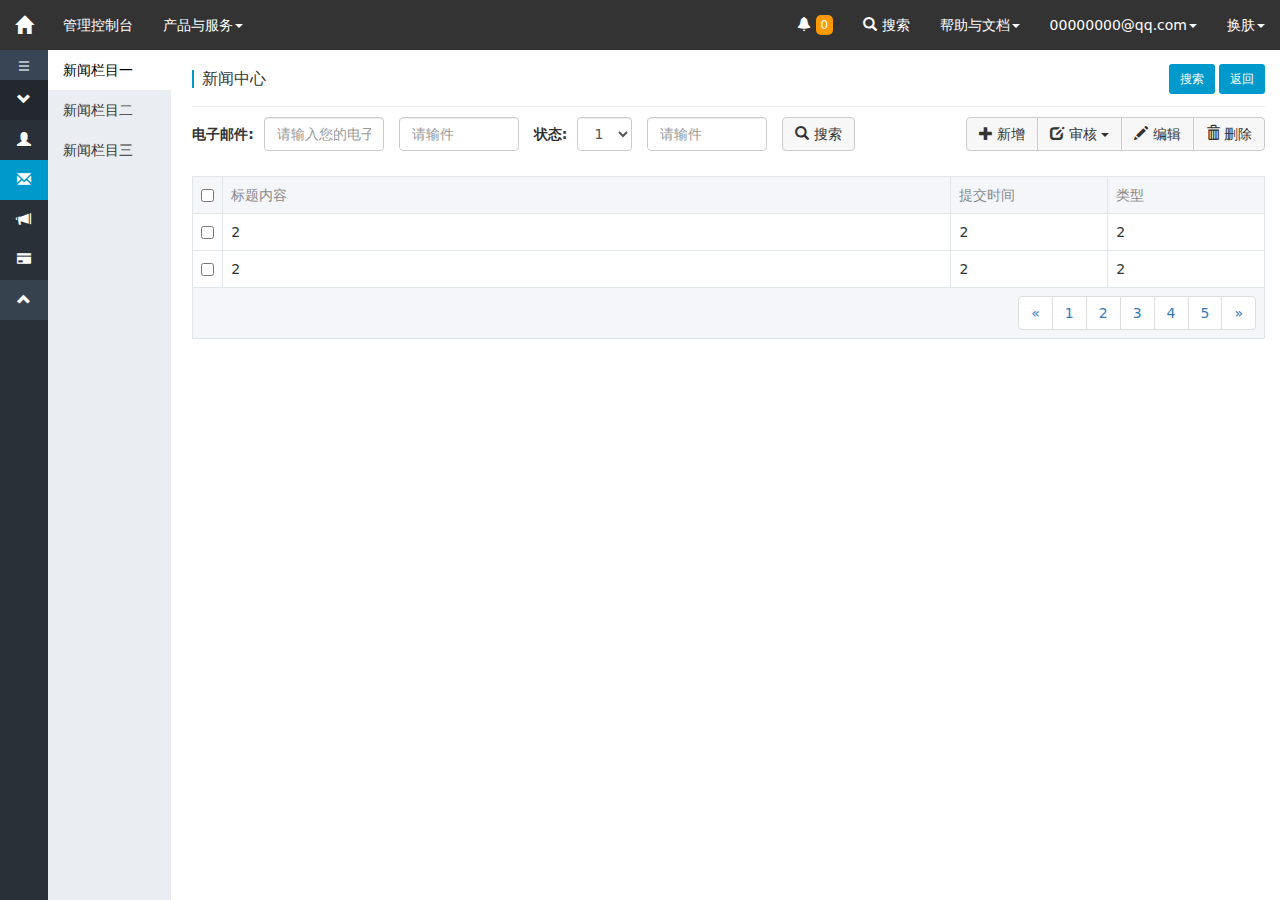
<file: scbrl-web/src/main/resources/static/admin/newslist.html>
<!DOCTYPE html PUBLIC "-//W3C//DTD XHTML 1.0 Transitional//EN" "http://www.w3.org/TR/xhtml1/DTD/xhtml1-transitional.dtd">
<html xmlns="http://www.w3.org/1999/xhtml">
<head>
<meta http-equiv="Content-Type" content="text/html; charset=utf-8" />
<meta name="viewport" content="width=device-width, initial-scale=1,maximum-scale=1, user-scalable=no">
<title>消息中心</title>
<link href="bootstrap-3.3.5-dist/css/bootstrap.min.css" title="" rel="stylesheet" />
<link title="" href="css/style.css" rel="stylesheet" type="text/css"  />
<link title="blue" href="css/dermadefault.css" rel="stylesheet" type="text/css"/>
<link title="green" href="css/dermagreen.css" rel="stylesheet" type="text/css" disabled="disabled"/>
<link title="orange" href="css/dermaorange.css" rel="stylesheet" type="text/css" disabled="disabled"/>
<link href="css/templatecss.css" rel="stylesheet" title="" type="text/css" />
<script src="script/jquery-1.11.1.min.js" type="text/javascript"></script>
<script src="script/jquery.cookie.js" type="text/javascript"></script>
<script src="bootstrap-3.3.5-dist/js/bootstrap.min.js" type="text/javascript"></script>

<!--angular ui--->
<link rel="stylesheet" title="" type="text/css" href="ui-layout-0.0.0/ui-layout.css"/>
<script src="script/angular.min.js"></script>
<script src="ui-layout-0.0.0/ui-layout.js"></script>




</head>

<body>
<nav class="nav navbar-default navbar-mystyle navbar-fixed-top">
  <div class="navbar-header">
    <button class="navbar-toggle" data-toggle="collapse" data-target=".navbar-collapse"> 
     <span class="icon-bar"></span> 
     <span class="icon-bar"></span> 
     <span class="icon-bar"></span> 
    </button>
    <a class="navbar-brand mystyle-brand"><span class="glyphicon glyphicon-home"></span></a> </div>
  <div class="collapse navbar-collapse">
    <ul class="nav navbar-nav">
      <li class="li-border"><a class="mystyle-color" href="#">管理控制台</a></li>
      <li class="dropdown li-border"><a href="#" class="dropdown-toggle mystyle-color" data-toggle="dropdown">产品与服务<span class="caret"></span></a>
        <!----下拉框选项---->
         <div class="dropdown-menu topbar-nav-list">
             <div class="topbar-nav-col">
               <div class="topbar-nav-item">
               <p class="topbar-nav-item-title">弹性计算</p>
               <ul>
                 <li><a href="#">
                     <span class="glyphicon glyphicon-road"></span> 
                     <span class="">云服务器 ECS</span> 
                 </a>
                 </li>
                  <li><a href="#">
                     <span class="glyphicon glyphicon-picture"></span> 
                     <span class="">云服务器 ECS</span> 
                 </a>
                 </li>
                  <li><a href="#">
                     <span class="glyphicon glyphicon-gift"></span> 
                     <span class="">云服务器 ECS</span> 
                 </a>
                 </li>
                </ul>
               </div>
               
               <div class="">
               <p class="topbar-nav-item-title">弹性计算</p>
               <ul>
                 <li><a href="#">
                     <span class="glyphicon glyphicon-road"></span> 
                     <span class="">云服务器 ECS</span> 
                 </a>
                 </li>
                  <li><a href="#">
                     <span class="glyphicon glyphicon-picture"></span> 
                     <span class="">云服务器 ECS</span> 
                 </a>
                 </li>
                  <li><a href="#">
                     <span class="glyphicon glyphicon-gift"></span> 
                     <span class="">云服务器 ECS</span> 
                 </a>
                 </li>
               </ul>
               </div> 
             </div>
             
             
             <div class="topbar-nav-col">
               <div class="topbar-nav-item">
               <p class="topbar-nav-item-title">弹性计算</p>
               <ul>
                 <li><a href="#">
                     <span class="glyphicon glyphicon-road"></span> 
                     <span class="">云服务器 ECS</span> 
                 </a>
                 </li>
                  <li><a href="#">
                     <span class="glyphicon glyphicon-picture"></span> 
                     <span class="">云服务器 ECS</span> 
                 </a>
                 </li>
                  <li><a href="#">
                     <span class="glyphicon glyphicon-gift"></span> 
                     <span class="">云服务器 ECS</span> 
                 </a>
                 </li>
                </ul>
               </div>
               
               <div class="">
               <p class="topbar-nav-item-title">弹性计算</p>
               <ul>
                 <li><a href="#">
                     <span class="glyphicon glyphicon-road"></span> 
                     <span class="">云服务器 ECS</span> 
                 </a>
                 </li>
                  <li><a href="#">
                     <span class="glyphicon glyphicon-picture"></span> 
                     <span class="">云服务器 ECS</span> 
                 </a>
                 </li>
                  <li><a href="#">
                     <span class="glyphicon glyphicon-gift"></span> 
                     <span class="">云服务器 ECS</span> 
                 </a>
                 </li>
               </ul>
               </div>
               
             </div>
             
         </div>
      </li>
    </ul>
    
    <ul class="nav navbar-nav pull-right">
       <li class="li-border">
          <a href="#" class="mystyle-color">
            <span class="glyphicon glyphicon-bell"></span>
            <span class="topbar-num">0</span>
          </a>
      </li>
      <li class="li-border dropdown"><a href="#" class="mystyle-color" data-toggle="dropdown">
      <span class="glyphicon glyphicon-search"></span> 搜索</a>
         <div class="dropdown-menu search-dropdown">
            <div class="input-group">
                <input type="text" class="form-control">
                 <span class="input-group-btn">
                   <button type="button" class="btn btn-default">搜索</button>
                </span>
            </div>
         </div>
      </li>
      <li class="dropdown li-border"><a href="#" class="dropdown-toggle mystyle-color" data-toggle="dropdown">帮助与文档<span class="caret"></span></a>
        <ul class="dropdown-menu">
          <li><a href="#">帮助与文档</a></li>
          <li class="divider"></li>
          <li><a href="#">论坛</a></li>
          <li class="divider"></li>
          <li><a href="#">博客</a></li>
        </ul>
      </li>
      <li class="dropdown li-border"><a href="#" class="dropdown-toggle mystyle-color" data-toggle="dropdown">00000000@qq.com<span class="caret"></span></a>
        <ul class="dropdown-menu">
          <li><a href="#">退出</a></li>
        </ul>
      </li>
      <li class="dropdown"><a href="#" class="dropdown-toggle mystyle-color" data-toggle="dropdown">换肤<span class="caret"></span></a>
        <ul class="dropdown-menu changecolor">
          <li id="blue"><a href="#">蓝色</a></li>
          <li class="divider"></li>
          <li id="green"><a href="#">绿色</a></li>
          <li class="divider"></li>
          <li id="orange"><a href="#">橙色</a></li>
        </ul>
      </li>
    </ul>
  </div>
</nav>
<div class="down-main">
  <div class="left-main left-off">
    <div class="sidebar-fold"><span class="glyphicon glyphicon-menu-hamburger"></span></div>
    <div class="subNavBox">
      <div class="sBox">
        <div class="subNav sublist-down"><span class="title-icon glyphicon glyphicon-chevron-down"></span><span class="sublist-title">用户中心</span>
        </div>
        <ul class="navContent" style="display:block">
         <li>
            <div class="showtitle" style="width:100px;"><img src="img/leftimg.png" />账号管理</div>
            <a href="userInfo.html"><span class="sublist-icon glyphicon glyphicon-user"></span><span class="sub-title">账号管理</span></a> </li>
          <li class="active">
            <div class="showtitle" style="width:100px;"><img src="img/leftimg.png" />消息中心</div>
            <a href="message.html"><span class="sublist-icon glyphicon glyphicon-envelope"></span><span class="sub-title">消息中心</span></a> </li>
          <li>
            <div class="showtitle" style="width:100px;"><img src="img/leftimg.png" />短信</div>
            <a href="smsInfo.html"><span class="sublist-icon glyphicon glyphicon-bullhorn"></span><span class="sub-title">短信</span></a></li>
          <li>
            <div class="showtitle" style="width:100px;"><img src="img/leftimg.png" />实名认证</div>
            <a href="identify.html"><span class="sublist-icon glyphicon glyphicon-credit-card"></span><span class="sub-title">实名认证</span></a></li>
        </ul>
      </div>
      <div class="sBox">
        <div class="subNav sublist-up"><span class="title-icon glyphicon glyphicon-chevron-up"></span><span class="sublist-title">关于我们</span></div>
        <ul class="navContent" style="display:none">
          <li>
            <div class="showtitle" style="width:100px;"><img src="img/leftimg.png" />添加新闻</div>
            <a href="#"><span class="sublist-icon glyphicon glyphicon-user"></span><span class="sub-title">添加新闻</span></a></li>
          <li>
            <div class="showtitle" style="width:100px;"><img src="img/leftimg.png" />添加新闻</div>
            <a href="#"><span class="sublist-icon glyphicon glyphicon-user"></span><span class="sub-title">新闻管理</span></a></li>
          <li>
            <div class="showtitle" style="width:100px;"><img src="img/leftimg.png" />添加新闻</div>
            <a href="#"><span class="sublist-icon glyphicon glyphicon-user"></span><span class="sub-title">添加新闻</span></a></li>
          <li>
            <div class="showtitle" style="width:100px;"><img src="img/leftimg.png" />新闻管理</div>
            <a href="#"><span class="sublist-icon glyphicon glyphicon-user"></span><span class="sub-title">新闻管理</span></a></li>
        </ul>
      </div>
    </div>
  </div>
  <div class="right-product right-off">
  <section id="layout" ng-app="doc.ui-layout">
    <div ui-layout class="layout-mock"> 
      <ui-layout options="{ flow : 'column' }">
        <!---leftlist--->
        <sidebar class="east-back left-back">
          <ul class="nav nav-pills nav-stacked">
              <li class="active"><a href="#">新闻栏目一</a></li>
              <li><a href="#">新闻栏目二</a></li>
              <li><a href="#">新闻栏目三</a></li>
          </ul>
        </sidebar>
        <!---rightcontent---->    
        <div class="center-back right-back">
        <div class="container-fluid">
          <div class="info-center">
                    <div class="page-header">
                      <div class="pull-left">
						<h4>新闻中心</h4>      
					</div>
                    <div class="pull-right">
                        <button type="button" class="btn btn-mystyle btn-sm">搜索</button>
                         <button type="button" class="btn btn-mystyle btn-sm">返回</button>
                    </div>
                    </div>
				    <div class="search-box row">
                       <div class="col-md-8">
                        <div class="form-group">
                          <span class="pull-left form-span">电子邮件:</span>
                           <input type="email" class="form-control" placeholder="请输入您的电子邮件">
                           </div>
                            <div class="form-group">
                              <input type="email" class="form-control" placeholder="请输件"> 
                           </div>
                           <div class="form-group">
                              <span class="pull-left form-span">状态:</span>
                              <select class="form-control">
                                <option>1</option>
                                <option>2</option>
                                <option>3</option>
                                <option>4</option>
                              </select>
                           </div>
                        <div class="form-group">
                          <input type="email" class="form-control" placeholder="请输件">                    
                       </div>
                       
                       
                       <div class="form-group btn-search">
                            <button class="btn btn-default" ><span class="glyphicon glyphicon-search"></span> 搜索</button>
                        </div>
                        </div>
                        <div class="col-md-4">
                         <div class="btn-group pull-right" role="group" aria-label="...">
                          <button type="button" class="btn btn-default"><span class="glyphicon glyphicon-plus"></span> 新增</button>
                           <div class="btn-group" role="group">
                            <button type="button" class="btn btn-default dropdown-toggle" data-toggle="dropdown" aria-haspopup="true" aria-expanded="false">
                              <span class="glyphicon glyphicon-edit"></span> 审核
                              <span class="caret"></span>
                            </button>
                            <ul class="dropdown-menu">
                              <li><a href="#">通过</a></li>
                              <li><a href="#">不通过</a></li>
                            </ul>
                          </div>
                          <button type="button" class="btn btn-default"><span class="glyphicon glyphicon-pencil"></span> 编辑</button>
                         <button type="button" class="btn btn-default"><span class="glyphicon glyphicon-trash"></span> 删除</button>
                        </div>
                        </div>
                        
                    </div>
                    <div class="clearfix"></div>
                      <div class="table-margin">
                      <table class="table table-bordered table-header">
                      <thead>
                         <tr>
                           <td><input type="checkbox" /></td>
                           <td class="w70">标题内容</td>
                           <td class="w15">提交时间</td>
                           <td class="w15">类型</td>
                         </tr>
                         </thead>
                         <tbody>
                         <tr>
                          <td><input type="checkbox" /></td>
                          <td>2</td>
                          <td>2</td>
                          <td>2</td>
                         </tr>
                         <tr>
                          <td><input type="checkbox" /></td>
                          <td>2</td>
                          <td>2</td>
                          <td>2</td>
                         </tr>
                         </tbody>
                         <tfoot>
                          <tr>
                            <td colspan="4">
                              <div class="pull-right">
                                  <nav>
                                      <ul class="pagination">
                                        <li>
                                          <a href="#" aria-label="Previous">
                                            <span aria-hidden="true">&laquo;</span>
                                          </a>
                                        </li>
                                        <li><a href="#">1</a></li>
                                        <li><a href="#">2</a></li>
                                        <li><a href="#">3</a></li>
                                        <li><a href="#">4</a></li>
                                        <li><a href="#">5</a></li>
                                        <li>
                                          <a href="#" aria-label="Next">
                                            <span aria-hidden="true">&raquo;</span>
                                          </a>
                                        </li>
                                      </ul>
                                    </nav>
                              </div>
                            </td>
                          </tr>
                         </tfoot>
                      </table>
                    </div>
                    </div>
          </div>
        </div>
      </ui-layout>
   </div>
  </section>   
 </div>
</div>


<script type="text/javascript">
/*Angular-UI-layout*/
angular.module('doc.ui-layout', ['ui.layout']);

$(function(){
/*换肤*/
$(".dropdown .changecolor li").click(function(){
	var style = $(this).attr("id");
    $("link[title!='']").attr("disabled","disabled"); 
	$("link[title='"+style+"']").removeAttr("disabled"); 

	$.cookie('mystyle', style, { expires: 7 }); // 存储一个带7天期限的 cookie 
})
var cookie_style = $.cookie("mystyle"); 
if(cookie_style!=null){ 
    $("link[title!='']").attr("disabled","disabled"); 
	$("link[title='"+cookie_style+"']").removeAttr("disabled"); 
} 
/*左侧导航栏显示隐藏功能*/
$(".subNav").click(function(){				
			/*显示*/
			if($(this).find("span:first-child").attr('class')=="title-icon glyphicon glyphicon-chevron-down")
			{
				$(this).find("span:first-child").removeClass("glyphicon-chevron-down");
			    $(this).find("span:first-child").addClass("glyphicon-chevron-up");
			    $(this).removeClass("sublist-down");
				$(this).addClass("sublist-up");
			}
			/*隐藏*/
			else
			{
				$(this).find("span:first-child").removeClass("glyphicon-chevron-up");
				$(this).find("span:first-child").addClass("glyphicon-chevron-down");
				$(this).removeClass("sublist-up");
				$(this).addClass("sublist-down");
			}	
		// 修改数字控制速度， slideUp(500)控制卷起速度
	    $(this).next(".navContent").slideToggle(300).siblings(".navContent").slideUp(300);
	})
/*左侧导航栏缩进功能*/
$(".left-main .sidebar-fold").click(function(){

	if($(this).parent().attr('class')=="left-main left-full")
	{
		$(this).parent().removeClass("left-full");
		$(this).parent().addClass("left-off");
		
		$(this).parent().parent().find(".right-product").removeClass("right-full");
		$(this).parent().parent().find(".right-product").addClass("right-off");
		

		}
	else
	{
		$(this).parent().removeClass("left-off");
		$(this).parent().addClass("left-full");
		
		$(this).parent().parent().find(".right-product").removeClass("right-off");
		$(this).parent().parent().find(".right-product").addClass("right-full");
		

		}
	})	
 
  /*左侧鼠标移入提示功能*/
		$(".sBox ul li").mouseenter(function(){
			if($(this).find("span:last-child").css("display")=="none")
			{$(this).find("div").show();}
			}).mouseleave(function(){$(this).find("div").hide();})	
})
</script>
</body>
</html>
</file>
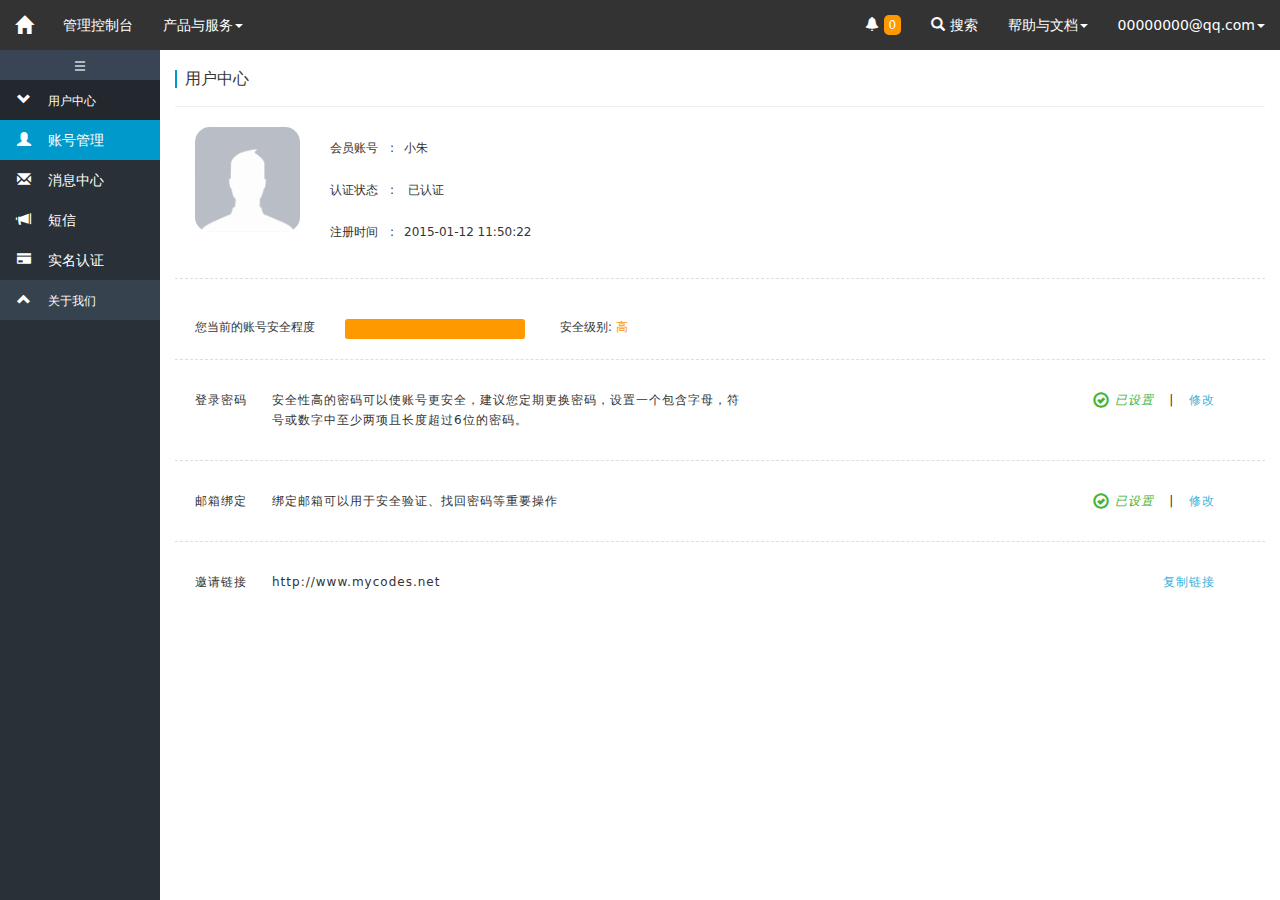
<file: scbrl-web/src/main/resources/static/admin/userInfo.html>
﻿<!DOCTYPE html PUBLIC "-//W3C//DTD XHTML 1.0 Transitional//EN" "http://www.w3.org/TR/xhtml1/DTD/xhtml1-transitional.dtd">
<html xmlns="http://www.w3.org/1999/xhtml">
<head>
<meta http-equiv="Content-Type" content="text/html; charset=utf-8" />
<meta name="viewport" content="width=device-width, initial-scale=1,maximum-scale=1, user-scalable=no">
<title>用户中心</title>
<link href="bootstrap-3.3.5-dist/css/bootstrap.min.css" title="" rel="stylesheet" />
<link title="" href="css/style.css" rel="stylesheet" type="text/css"  />
<link title="blue" href="css/dermadefault.css" rel="stylesheet" type="text/css"/>
<link title="green" href="css/dermagreen.css" rel="stylesheet" type="text/css" disabled="disabled"/>
<link title="orange" href="css/dermaorange.css" rel="stylesheet" type="text/css" disabled="disabled"/>
<link href="css/templatecss.css" rel="stylesheet" title="" type="text/css" />
<script src="script/jquery-1.11.1.min.js" type="text/javascript"></script>
<script src="script/jquery.cookie.js" type="text/javascript"></script>
<script src="bootstrap-3.3.5-dist/js/bootstrap.min.js" type="text/javascript"></script>
</head>

<body>
<nav class="nav navbar-default navbar-mystyle navbar-fixed-top">
  <div class="navbar-header">
    <button class="navbar-toggle" data-toggle="collapse" data-target=".navbar-collapse"> 
     <span class="icon-bar"></span> 
     <span class="icon-bar"></span> 
     <span class="icon-bar"></span> 
    </button>
    <a class="navbar-brand mystyle-brand"><span class="glyphicon glyphicon-home"></span></a> </div>
  <div class="collapse navbar-collapse">
    <ul class="nav navbar-nav">
      <li class="li-border"><a class="mystyle-color" href="#">管理控制台</a></li>
      <li class="dropdown li-border"><a href="#" class="dropdown-toggle mystyle-color" data-toggle="dropdown">产品与服务<span class="caret"></span></a>
        <!----下拉框选项---->
         <div class="dropdown-menu topbar-nav-list">
             <div class="topbar-nav-col">
               <div class="topbar-nav-item">
               <p class="topbar-nav-item-title">弹性计算</p>
               <ul>
                 <li><a href="#">
                     <span class="glyphicon glyphicon-road"></span> 
                     <span class="">云服务器 ECS</span> 
                 </a>
                 </li>
                  <li><a href="#">
                     <span class="glyphicon glyphicon-picture"></span> 
                     <span class="">云服务器 ECS</span> 
                 </a>
                 </li>
                  <li><a href="#">
                     <span class="glyphicon glyphicon-gift"></span> 
                     <span class="">云服务器 ECS</span> 
                 </a>
                 </li>
                </ul>
               </div>
               
               <div class="">
               <p class="topbar-nav-item-title">弹性计算</p>
               <ul>
                 <li><a href="#">
                     <span class="glyphicon glyphicon-road"></span> 
                     <span class="">云服务器 ECS</span> 
                 </a>
                 </li>
                  <li><a href="#">
                     <span class="glyphicon glyphicon-picture"></span> 
                     <span class="">云服务器 ECS</span> 
                 </a>
                 </li>
                  <li><a href="#">
                     <span class="glyphicon glyphicon-gift"></span> 
                     <span class="">云服务器 ECS</span> 
                 </a>
                 </li>
               </ul>
               </div> 
             </div>
             
             
             <div class="topbar-nav-col">
               <div class="topbar-nav-item">
               <p class="topbar-nav-item-title">弹性计算</p>
               <ul>
                 <li><a href="#">
                     <span class="glyphicon glyphicon-road"></span> 
                     <span class="">云服务器 ECS</span> 
                 </a>
                 </li>
                  <li><a href="#">
                     <span class="glyphicon glyphicon-picture"></span> 
                     <span class="">云服务器 ECS</span> 
                 </a>
                 </li>
                  <li><a href="#">
                     <span class="glyphicon glyphicon-gift"></span> 
                     <span class="">云服务器 ECS</span> 
                 </a>
                 </li>
                </ul>
               </div>
               
               <div class="">
               <p class="topbar-nav-item-title">弹性计算</p>
               <ul>
                 <li><a href="#">
                     <span class="glyphicon glyphicon-road"></span> 
                     <span class="">云服务器 ECS</span> 
                 </a>
                 </li>
                  <li><a href="#">
                     <span class="glyphicon glyphicon-picture"></span> 
                     <span class="">云服务器 ECS</span> 
                 </a>
                 </li>
                  <li><a href="#">
                     <span class="glyphicon glyphicon-gift"></span> 
                     <span class="">云服务器 ECS</span> 
                 </a>
                 </li>
               </ul>
               </div>
               
             </div>
             
         </div>
      </li>
    </ul>
    
    <ul class="nav navbar-nav pull-right">
       <li class="li-border">
          <a href="#" class="mystyle-color">
            <span class="glyphicon glyphicon-bell"></span>
            <span class="topbar-num">0</span>
          </a>
      </li>
       <li class="li-border dropdown"><a href="#" class="mystyle-color" data-toggle="dropdown">
      <span class="glyphicon glyphicon-search"></span> 搜索</a>
         <div class="dropdown-menu search-dropdown">
            <div class="input-group">
                <input type="text" class="form-control">
                 <span class="input-group-btn">
                   <button type="button" class="btn btn-default">搜索</button>
                </span>
            </div>
         </div>
      </li>
      <li class="dropdown li-border"><a href="#" class="dropdown-toggle mystyle-color" data-toggle="dropdown">帮助与文档<span class="caret"></span></a>
        <ul class="dropdown-menu">
          <li><a href="#">帮助与文档</a></li>
          <li class="divider"></li>
          <li><a href="#">论坛</a></li>
          <li class="divider"></li>
          <li><a href="#">博客</a></li>
        </ul>
      </li>
      <li class="dropdown li-border"><a href="#" class="dropdown-toggle mystyle-color" data-toggle="dropdown">00000000@qq.com<span class="caret"></span></a>
        <ul class="dropdown-menu">
          <li><a href="#">退出</a></li>
        </ul>
      </li>
     
    </ul>
  </div>
</nav>
<div class="down-main">
  <div class="left-main left-full">
    <div class="sidebar-fold"><span class="glyphicon glyphicon-menu-hamburger"></span></div>
    <div class="subNavBox">
      <div class="sBox">
       <div class="subNav sublist-down"><span class="title-icon glyphicon glyphicon-chevron-down"></span><span class="sublist-title">用户中心</span>
        </div>
        <ul class="navContent" style="display:block">
          <li class="active">
            <div class="showtitle" style="width:100px;"><img src="img/leftimg.png" />账号管理</div>
            <a href="userInfo.html"><span class="sublist-icon glyphicon glyphicon-user"></span><span class="sub-title">账号管理</span></a> </li>
          <li>
            <div class="showtitle" style="width:100px;"><img src="img/leftimg.png" />消息中心</div>
            <a href="message.html"><span class="sublist-icon glyphicon glyphicon-envelope"></span><span class="sub-title">消息中心</span></a> </li>
          <li>
            <div class="showtitle" style="width:100px;"><img src="img/leftimg.png" />短信</div>
            <a href="smsInfo.html"><span class="sublist-icon glyphicon glyphicon-bullhorn"></span><span class="sub-title">短信</span></a></li>
          <li>
            <div class="showtitle" style="width:100px;"><img src="img/leftimg.png" />实名认证</div>
            <a href="identify.html"><span class="sublist-icon glyphicon glyphicon-credit-card"></span><span class="sub-title">实名认证</span></a></li>
        </ul>
      </div>
      <div class="sBox">
        <div class="subNav sublist-up"><span class="title-icon glyphicon glyphicon-chevron-up"></span><span class="sublist-title">关于我们</span></div>
        <ul class="navContent" style="display:none">
          <li>
            <div class="showtitle" style="width:100px;"><img src="img/leftimg.png" />添加新闻</div>
            <a href="#"><span class="sublist-icon glyphicon glyphicon-user"></span><span class="sub-title">添加新闻</span></a></li>
          <li>
            <div class="showtitle" style="width:100px;"><img src="img/leftimg.png" />添加新闻</div>
            <a href="#"><span class="sublist-icon glyphicon glyphicon-user"></span><span class="sub-title">新闻管理</span></a></li>
          <li>
            <div class="showtitle" style="width:100px;"><img src="img/leftimg.png" />添加新闻</div>
            <a href="#"><span class="sublist-icon glyphicon glyphicon-user"></span><span class="sub-title">添加新闻</span></a></li>
          <li>
            <div class="showtitle" style="width:100px;"><img src="img/leftimg.png" />新闻管理</div>
            <a href="#"><span class="sublist-icon glyphicon glyphicon-user"></span><span class="sub-title">新闻管理</span></a></li>
        </ul>
      </div>
    </div>
  </div>
  <div class="right-product view-product right-full">
     <div class="container-fluid">
				<div class="manage account-manage info-center">
					<div class="page-header">
                                           <div class="pull-left">
						<h4>用户中心</h4>      
					</div>
                                        </div>
					<dl class="account-basic clearfix">
						<dt class="pull-left">
						<p class="account-head">
							<img src="img/noavatar_middle.gif">
						</p>
						</dt>
						<dd class="pull-left margin-large-left margin-small-top">
						<p class="text-small">
							<span class="show pull-left base-name">会员账号</span>:<span class="margin-left">小朱 </span>
						</p>
						<p class="text-small">
							<span class="show pull-left base-name">认证状态</span>:
							<span class="margin-left">已认证</span>
							<!-- <a class="margin-left text-main text-underline" href="#">立即认证</a> -->
						</p>
						<p class="text-small">
							<span class="show pull-left base-name">注册时间</span>:<span class="margin-left">2015-01-12 11:50:22</span>
						</p>
						</dd>
					</dl>
					<div class="account-basic clearfix">
						<span class="pull-left show text-small">您当前的账号安全程度</span>
						<div class="progress-bar pull-left margin-large-left margin-large-35">
							<div style="background: rgb(255, 153, 0) none repeat scroll 0% 0%; width: 180px;" data-width="100">
							</div>
						</div>
						<span class="pull-left show text-small">安全级别: <span style="color: rgb(255, 153, 0);" class="leval-safe">高</span></span>
					</div>
					<ul class="accound-bund">
						<li class="clearfix">
						<span class="bund-class">登录密码</span>
						<span class="w45">安全性高的密码可以使账号更安全，建议您定期更换密码，设置一个包含字母，符号或数字中至少两项且长度超过6位的密码。</span>
						<span class="pull-right margin-large-right">
						<i class="glyphicon glyphicon-ok-circle pull-left"></i>
						<em class="margin-right text-green-deep">已设置</em>
						            		|
						<a href="#" data-panel="modify_pass" data-title="修改密码-修改密码" data-callback="$(&quot;#modify_pass&quot;).submit();" data-btn="下一步,取消" class="button-word1 margin-left btn_ajax_open">修改</a>
						<input data-panel="modify_pass2" data-title="修改密码-修改完成" data-btn="完成" data-callback="layer.closeAll();" class="modify_pass_setup2 btn_ajax_open" value="第三步" type="hidden">
						</span>
						</li>
						
						<li class="clearfix">
						<span class="bund-class">邮箱绑定</span>
						<span class="w45">绑定邮箱可以用于安全验证、找回密码等重要操作</span>
						<span class="pull-right margin-large-right">
						<i class="glyphicon glyphicon-ok-circle pull-left"></i>
						<em class="margin-right text-green-deep">已设置</em>
						            					            		|
						<a href="#" data-panel="modify-email-revise" data-title="修改绑定邮箱-邮箱验证" data-btn="发送验证到邮箱,取消" data-callback="$(&quot;#modify_email&quot;).submit();" class="button-word1 margin-left btn_ajax_open">修改</a>
						<input data-panel="modify-email-revise2" data-title="修改绑定邮箱-修改成功" data-btn="完成" data-callback="layer.closeAll();" class="modif_email_setup2 btn_ajax_open" type="hidden">
						</span>
						</li>
					
						<li class="clearfix border-bottom-none">
						<span class="bund-class">邀请链接</span>
						<span class="w45" id="fe_text">http://www.mycodes.net</span>
						<span class="pull-right margin-large-right">
						<a class="button-word1 margin-left" id="copy_button" data-clipboard-target="fe_text" href="#">复制链接</a>
						</span>
						</li>
					</ul>
				</div>
		</div>
  </div>
</div>
<script type="text/javascript">
$(function(){
/*换肤*/
$(".dropdown .changecolor li").click(function(){
	var style = $(this).attr("id");
    $("link[title!='']").attr("disabled","disabled"); 
	$("link[title='"+style+"']").removeAttr("disabled"); 

	$.cookie('mystyle', style, { expires: 7 }); // 存储一个带7天期限的 cookie 
})
var cookie_style = $.cookie("mystyle"); 
if(cookie_style!=null){ 
    $("link[title!='']").attr("disabled","disabled"); 
	$("link[title='"+cookie_style+"']").removeAttr("disabled"); 
} 
/*左侧导航栏显示隐藏功能*/
$(".subNav").click(function(){				
			/*显示*/
			if($(this).find("span:first-child").attr('class')=="title-icon glyphicon glyphicon-chevron-down")
			{
				$(this).find("span:first-child").removeClass("glyphicon-chevron-down");
			    $(this).find("span:first-child").addClass("glyphicon-chevron-up");
			    $(this).removeClass("sublist-down");
				$(this).addClass("sublist-up");
			}
			/*隐藏*/
			else
			{
				$(this).find("span:first-child").removeClass("glyphicon-chevron-up");
				$(this).find("span:first-child").addClass("glyphicon-chevron-down");
				$(this).removeClass("sublist-up");
				$(this).addClass("sublist-down");
			}	
		// 修改数字控制速度， slideUp(500)控制卷起速度
	    $(this).next(".navContent").slideToggle(300).siblings(".navContent").slideUp(300);
	})
/*左侧导航栏缩进功能*/
$(".left-main .sidebar-fold").click(function(){

	if($(this).parent().attr('class')=="left-main left-full")
	{
		$(this).parent().removeClass("left-full");
		$(this).parent().addClass("left-off");
		
		$(this).parent().parent().find(".right-product").removeClass("right-full");
		$(this).parent().parent().find(".right-product").addClass("right-off");
		
		}
	else
	{
		$(this).parent().removeClass("left-off");
		$(this).parent().addClass("left-full");
		
		$(this).parent().parent().find(".right-product").removeClass("right-off");
		$(this).parent().parent().find(".right-product").addClass("right-full");
		
		}
	})	
 
  /*左侧鼠标移入提示功能*/
		$(".sBox ul li").mouseenter(function(){
			if($(this).find("span:last-child").css("display")=="none")
			{$(this).find("div").show();}
			}).mouseleave(function(){$(this).find("div").hide();})	
})
</script>
</body>
</html>
</file>
<file: scbrl-web/src/main/resources/static/admin/css/style.css>
@charset "utf-8";
body{font-family: "Helvetica Neue", "Luxi Sans", "DejaVu Sans", Tahoma, "Hiragino Sans GB", STHeiti, "Microsoft YaHei";}

/*宽度比例*/
.w10 { width: 10%; }
.w20 { width: 20%; }
.w30 { width: 30%; }
.w40 { width: 40%; }
.w50 { width: 50%; }
.w60 { width: 60%; }
.w70 { width: 70%; }
.w80 { width: 80%; }
.w90 { width: 90%; }
.w5 { width: 5%; }
.w15 { width: 15%; }
.w25 { width: 25%; }
.w35 { width: 35%; }
.w33 { width: 33.333%; }
.w45 { width: 45%; }
.w55 { width: 55%; }
.w65 { width: 65%; }
.w75 { width: 75%; }
.w85 { width: 85%; }
.w95 { width: 95%; }







/*左侧导航栏*/
.down-main{position: absolute;width: 100%;top: 50px;bottom: 0px;z-index: 100;}
.left-full{ width:160px; display:block;}
.right-full{ left:160px;}
.left-off{ width:48px; display:block;}
.right-off{ left:48px;}
.right-product{position: absolute;top: 0px;bottom: 0px;right: 0px;background: #FFF;}
.sidebar-fold{ height: 30px;width: 100%;background: #394555;color: #aeb9c2;text-align: center; height:30px; font-size: 12px;cursor: pointer;}
.sidebar-fold span{ line-height:30px;}
/*.left-main{ bottom: 0px; top:0px; position:absolute; background-color:#293038;}*/
.left-main{ bottom: 0px; top:50px; z-index:100; position:fixed; background-color:#293038;}
.sBox ul li{ list-style-type:none; position:relative;}

.sBox ul{ padding:0px; position: relative; margin:0px;}
.sBox ul li a{display: block;width: 100%;height: 40px;line-height: 40px;overflow: hidden; text-decoration:none; color:#FFF;}
.sBox .sublist-icon{ width:48px; text-align:center;}
.subNavBox .subNav{ height:40px; line-height:40px; color: #fff;}
.subNavBox .subNav .title-icon{ width:48px; text-align:center;}
.sBox .sublist-down{ background-color:#22282e;}
.sBox .sublist-up{ background-color:#37424f;}
.sBox .sublist-up ul{ display:none;}
.sBox .sublist-title{ cursor:pointer; font-size: 12px;}
.sBox .subNav:hover,.sBox ul li:hover{ background-color:#42515f;}
.sBox span{ line-height:36px;}
.sBox ul li .showtitle{ text-align:center; line-height:40px; position:absolute; z-index:100; background-color:#545f71; left:55px; padding:0px 10px 0px 10px; color:#FFF; min-width:100px; display:none;}
.sBox ul li .showtitle img {position: absolute;left: -6px; top: 14px;}
.left-off .sBox ul li .sub-title{ display:none;}
.left-off .sBox .sublist-title{ display:none;}
/*产品与服务下拉内容*/
.navbar-nav .dropdown .topbar-nav-list{ color:#000; font-size:12px;padding:10px; width:auto; white-space: nowrap;}
.topbar-nav-col{vertical-align: top;padding: 0 10px; display:inline-block;}
.topbar-nav-col .topbar-nav-item-title{margin: 3px 0px;color: #999;font-weight: 600; font-size:13px;}
.topbar-nav-col ul li{ list-style:none; min-width: 160px;height: 28px;line-height: 28px;margin-bottom: 2px;}
.dropdown-menu .topbar-nav-col ul{ padding-top:5px; padding-left:0px;}
.topbar-nav-col ul li a{display: block;height: 100%;padding: 0 10px;text-decoration: none;color: #333;}
.topbar-nav-col ul li a:hover{ background-color:#f2f2f2;}
.topbar-nav-col .topbar-nav-item{ border-bottom:solid 1px #f2f2f2;} 


.dropdown-menu{ min-width:10px;}
/*===============登录页面=======================*/
.login-bg {width: 100%;height: 100%;background-image: url(../img/login-bg.png);background-repeat: repeat-x;}
.login-dom{ width:100%; color:#c0cad6; text-align:center;}
.logo{padding-top: 60px;margin: 0px auto 20px;}

.login-bg .forget {height: 60px;overflow: hidden; max-width:570px; margin:30px auto 0px auto;}
.forget {background-image:url(../img/forget.png); background-repeat:no-repeat;}
.forget-pwd {color: #c1c8d1;margin-left: 50px;padding-top: 20px;}
.forget-pwd:hover {text-decoration: underline;color: #fff;}
.forget-new:hover {color: #fff;text-decoration: underline;}

.login .btn-change{ line-height:48px;}
.forget-new {color: #c1c8d1;padding-top: 20px;margin-right: 50px;}
.login-footer{ text-align:center;color:#c1c8d1; padding-top:40px;}
.login .form-left{ float:left; width:65%;}
.login .form-right{ float:right; width:35%; margin-top:3px;}
.login .form-right img{ height:36px; width:100%;border-radius: 6px;float: right;margin: 2px 5px 2px 0px;}
.login .form-horizontal{max-width:320px;margin-left:auto; margin-right:auto;}
.form-horizontal .form-group{ margin:0px;}
.border-bottom{border-bottom: solid 1px #ddd;}
.login-box {border-radius: 8px;-webkit-border-radius: 8px;margin: 20px auto;background-color: #dde6ea;border: 2px solid #fff;cursor: pointer;}
.form-left .txtyzm{ margin-left:12%;}
/*登录切换*/
.toptext{border: 1px solid #df9c1f;line-height: 28px;height: 28px;background-color: #fefcee;float: right;margin-right: 5px;padding: 0px 5px;color: #df9c1f;margin-top: 5px; position:relative;}
.triangle{ position:absolute; right: -9px;top: 3px;}
.img-click{margin-right: -3px;margin-top: -1px; width:48px; height:48px;}

.uplogin{ padding-bottom:10px;}
/* 登录名 */
.name {width: 100%;height: 40px;border-radius: 8px;}
.name input {width: 90%;height: 40px;outline: none;border: none;background-color: transparent;border-radius: 8px;
-webkit-border-radius: 8px;margin-left: 5%;}
input.input-error{background-color: transparent;}
/* 密码 */
.pwd {width: 100%;height: 40px;border-radius: 8px;-webkit-border-radius: 8px;}
.pwd input {width: 90%;height: 40px;outline: none;border: none;background-color: transparent;border-radius: 8px;
-webkit-border-radius: 8px;margin-left: 5%;}
.form-horizontal input{ color:#000;}
/*登录按钮*/
.btn-login {display: block;height: 40px;color: #c1c8d1;background-color: #2a799f;border-radius: 8px;-webkit-border-radius: 8px;cursor: pointer;border: 1px solid #598fab;}
.btn-mystyle:hover {color: #fff;}
/*二维码界面*/
.codelogin{ display:none; height:130px; padding-bottom:10px;}
.iconfont{float: left;color: #2a799f;font-size: 34px;line-height: 36px;margin-right: 5px;margin-top: 35px;}
.codelogin p{width: 110px; margin-top:35px;line-height: 20px;color: #6c6c6c;font-size: 12px;float: left;}
.btn-mystyle:focus{ color:#FFF;}

/*======内容页标题=====*/

.info-center .page-header{ width:100%;margin:0px 0px 0px 0px; padding:0px; height:57px; line-height:57px;}
.info-center .page-header h4{margin-top:20px; padding-left:8px;color: #363636;border-left: 2px solid #0098cd;font-size: 16px;}
/*====表单搜索框====*/
.info-center .search-box{ margin-top:10px;}
.search-box .form-group{float:left; padding-right:15px;}
.search-box .form-group input{width:120px;}
.search-box .form-group select{ width:auto;}
.form-span{line-height: 34px;padding-right: 10px;font-weight: bold;}
.btn-default{ background-color:#f7f7f7;}

/*======消息列表=====*/
.info-center-title{ margin-top:10px;}
.info-center-title .padding-large-right{ padding-right:30px;}
.info-center-title span a{height: 30px;cursor: pointer;line-height: 30px;color: #656565;display: block;font-weight: 600;float: left; text-decoration:none;}
.info-center-title span .active{ color:#098cba; border-bottom:solid 2px #098cba;}
.info-center-title span a:hover{color:#098cba; border-bottom:solid 2px #098cba;}


/*表格样式*/
.table-header thead,.table-header tfoot{ background-color:#f5f6fa; color:#87898b;}
.table-list{ margin-top:0px;}
.table-bordered>tbody>tr>td, .table-bordered>tbody>tr>th, .table-bordered>tfoot>tr>td, .table-bordered>tfoot>tr>th, .table-bordered>thead>tr>td, .table-bordered>thead>tr>th{border-bottom: 1px solid #e1e6eb;}
.table-bordered>tbody>tr>td, .table-bordered>tbody>tr>th, .table-bordered>tfoot>tr>td, .table-bordered>tfoot>tr>th, .table-bordered>thead>tr>td, .table-bordered>thead>tr>th{border-bottom: 1px solid #e1e6eb;}
.table-bordered{border: 1px solid #e1e6eb;}
.table-bordered>tbody>tr>td, .table-bordered>tbody>tr>th, .table-bordered>tfoot>tr>td, .table-bordered>tfoot>tr>th, .table-bordered>thead>tr>td, .table-bordered>thead>tr>th{border: 1px solid #e1e6eb;}
.table-margin{ margin-top:10px;}
tfoot .pagination{ margin:0px;}

/*二级导航功能*/
#layout .left-back{ position:absolute; bottom:0px; height:100%; background-color:#EAEDF1;}
#layout .right-back{ position:absolute; bottom:0px; height:100%;}
.left-back .nav li{margin:0px;}
.left-back .nav .active a{color: #000;border-radius: 0px;background-color: #FFF;}
.left-back .nav li a:hover{ background-color:#f5f6f8; color:#000;border-radius: 0px;}


/*=========后台首页=========*/
.my-index{ background-color:#eceff3;}
.info-center .info-title{ margin-top:30px; margin-bottom:10px;padding-left: 15px;padding-right: 15px;}
.info-center .info-title h4{ margin-bottom:0px;}
.info-center .time-title { height:70px;}


.time-title .hour-minute strong{ font-size:34px;}
.year-month p{ margin-bottom:0px;}
.year-month p span{ font-size:24px;}


.content-list{ margin-top:30px;}
.content-list .row{ margin-left:0px; margin-right:0px;}
.content-list .row .content{ background-color:#FFF;}
.content-list .row .content .left-icon{ text-align:center;}
.content-list .row .content .right-title{ color:#666666; text-align:center; padding-top:10px;	 padding-bottom:10px;}
.content-list .row .content .left-icon span{margin-top: 50px;margin-bottom: 50px;width: 40px;line-height: 40px;color: #FFF;border-radius: 50%;}
.content .left-icon .blue{background-color: #2abbeb;}
.content .left-icon .violet{background-color: #675499;}
.content .left-icon .orange{background-color: #eac553;}
.content .left-icon .green{background-color: #1cbba7;}

.content .right-title .number{ font-size:46px; margin-top:0px;}
.content .right-title p{ margin-bottom:5px;}
.content .right-title .title-content{ width:130px;}
.content .right-title .title-content .btn-default{ background-color:#f5f8f9;}

.newslist .panel-default{ border:none;}
.newslist .panel-default>.panel-heading{ background-color:#f2f3f6; border:none;}
.newslist .panel-body{ padding:10px; border-bottom: solid 1px #eaeaea;}
</file>
<file: scbrl-web/src/main/resources/static/admin/css/dermadefault.css>
@charset "utf-8";

/*============后台模板==============*/
.navbar-mystyle{background-color:#333; color:#FFF;}
.mystyle-brand{ background-color:#333; display:block;}

/*导航栏样式变更*/
.navbar-mystyle .navbar-nav li .mystyle-color:hover{ background-color:#0087b4; color:#FFF;}
.navbar-default .navbar-nav>li>a,.navbar-default .navbar-nav>li>a:focus{color:#FFF;}
.navbar-default .navbar-brand{color:#FFF;}
.navbar-default .navbar-nav>.open>a, .navbar-default .navbar-nav>.open>a:focus, .navbar-default .navbar-nav>.open>a:hover{ background-color:#FFF; color:#000;}
.navbar-default .navbar-brand:hover{color:#FFF;}
.navbar-default .dropdown-menu{ width:100%; min-width:1px; border:0px; border-top:1px solid #e5e5e5;}
/*隐藏按钮*/
.navbar-default .navbar-toggle{ border-color:#FFF;}
.navbar-default .navbar-toggle .icon-bar{ background-color:#FFF;}
.topbar-num{font-size: 12px;color: #fff;background: #f90;border-radius: 5px;padding: 2px 5px;
display: inline-block;line-height: 16px;vertical-align: top;text-align: center;}

.li-border{border-right: 0px solid #008fbf;}
/*左侧导航选中样式*/
.sBox ul .active{ background-color:#09C;}

/*搜索*/
.dropdown .search-dropdown{left:auto; right:0px; padding:0px; width:280px;border: 2px solid #008fbf;}
.dropdown .search-dropdown .form-control{ border:0px;}
.dropdown .search-dropdown .btn{ padding:7px 12px; border-radius:0px; border:0px; color:#FFF; background-color:#008fbf;}

/*时间*/
.time-title .year-month{ padding:10px; background-color:#09C; height:100%; color:#FFF;}
.time-title .hour-minute{color:#09C; line-height:70px; background-color:#FFF; padding-left:10px; padding-right:10px;}

/*按钮*/
.btn-mystyle{color: #FFF;background-color: #09C;}
</file>
<file: scbrl-web/src/main/resources/static/admin/css/dermagreen.css>
@charset "utf-8";

/*============后台模板==============*/
.navbar-mystyle{background-color:#093; color:#FFF;}
.mystyle-brand{ background-color:#03742a; display:block;}

/*导航栏样式变更*/
.navbar-mystyle .navbar-nav li .mystyle-color:hover{ background-color:#03742a; color:#FFF;}
.navbar-default .navbar-nav>li>a,.navbar-default .navbar-nav>li>a:focus{color:#FFF;}
.navbar-default .navbar-brand{color:#FFF;}
.navbar-default .navbar-nav>.open>a, .navbar-default .navbar-nav>.open>a:focus, .navbar-default .navbar-nav>.open>a:hover{ background-color:#FFF; color:#000;}
.navbar-default .navbar-brand:hover{color:#FFF;}
.navbar-default .dropdown-menu{ width:100%; min-width:1px; border:0px; border-top:1px solid #e5e5e5;}
/*隐藏按钮*/
.navbar-default .navbar-toggle{ border-color:#FFF;}
.navbar-default .navbar-toggle .icon-bar{ background-color:#FFF;}
.topbar-num{font-size: 12px;color: #fff;background: #f90;border-radius: 5px;padding: 2px 5px;
display: inline-block;line-height: 16px;vertical-align: top;text-align: center;}
.li-border{border-right: 1px solid #03742a;}
/*左侧导航选中样式*/
.sBox ul .active{ background-color:#093;}

/*搜索*/
.dropdown .search-dropdown{left:auto; right:0px; padding:0px; width:280px;border: 2px solid #03742a;}
.dropdown .search-dropdown .form-control{ border:0px;}
.dropdown .search-dropdown .btn{ padding:7px 12px; border-radius:0px; border:0px; color:#FFF; background-color:#03742a;}

/*时间*/
.time-title .year-month{ padding:10px; background-color:#093; height:100%; color:#FFF;}
.time-title .hour-minute{color:#093; line-height:70px; background-color:#FFF; padding-left:10px; padding-right:10px;}

/*按钮*/
.btn-mystyle{color: #FFF;background-color: #093;}
</file>
<file: scbrl-web/src/main/resources/static/admin/css/dermaorange.css>
@charset "utf-8";

/*============后台模板==============*/
.navbar-mystyle{background-color:#ff9600; color:#FFF;}
.mystyle-brand{ background-color:#e28705; display:block;}

/*导航栏样式变更*/
.navbar-mystyle .navbar-nav li .mystyle-color:hover{ background-color:#e28705; color:#FFF;}
.navbar-default .navbar-nav>li>a,.navbar-default .navbar-nav>li>a:focus{color:#FFF;}
.navbar-default .navbar-brand{color:#FFF;}
.navbar-default .navbar-nav>.open>a, .navbar-default .navbar-nav>.open>a:focus, .navbar-default .navbar-nav>.open>a:hover{ background-color:#FFF; color:#000;}
.navbar-default .navbar-brand:hover{color:#FFF;}
.navbar-default .dropdown-menu{ width:100%; min-width:1px; border:0px; border-top:1px solid #e5e5e5;}
/*隐藏按钮*/
.navbar-default .navbar-toggle{ border-color:#FFF;}
.navbar-default .navbar-toggle .icon-bar{ background-color:#FFF;}
.topbar-num{font-size: 12px;color: #fff;background: #e28705;border-radius: 5px;padding: 2px 5px;
display: inline-block;line-height: 16px;vertical-align: top;text-align: center;}
.li-border{border-right: 1px solid #e28705;}
/*左侧导航选中样式*/
.sBox ul .active{ background-color:#ff9600;}

/*搜索*/
.dropdown .search-dropdown{left:auto; right:0px; padding:0px; width:280px;border: 2px solid #e28705;}
.dropdown .search-dropdown .form-control{ border:0px;}
.dropdown .search-dropdown .btn{ padding:7px 12px; border-radius:0px; border:0px; color:#FFF; background-color:#e28705;}

/*时间*/
.time-title .year-month{ padding:10px; background-color:#ff9600; height:100%; color:#FFF;}
.time-title .hour-minute{color:#ff9600; line-height:70px; background-color:#FFF; padding-left:10px; padding-right:10px;}

/*按钮*/
.btn-mystyle{color: #FFF;background-color: #ff9600;}
</file>
<file: scbrl-web/src/main/resources/static/admin/css/templatecss.css>
@charset "utf-8";
/*账号管理*/

.accound-bund i{font-size: 16px;margin-right: 5px;margin-top: 2px;color: #44b333;}
.accound-bund{ padding:0px;}
.account-manage{padding-bottom: 20px;}
.account-basic{border-bottom:1px dashed #dedede;padding:20px 0;/*margin:0 20px;*/padding-left: 20px;}
.account-basic dt{width:105px;}
.account-head{width:105px;height:105px;}
.account-head img{width: 105px; height: 105px;border-radius: 15px;}
.account-basic dd p{line-height:32px;}
.base-name{width:60px;}
.progress-bar{width:180px;height:20px;border-radius: 3px;background:#f5f5f5;overflow: hidden;}
.progress-bar div{height:100%;width:0;}
.accound-bund li{border-bottom:1px dashed #dedede;padding:30px 20px;font-size: 12px;letter-spacing: 1px;line-height:20px;}
.accound-bund span{float:left;display: block;line-height:20px;}
.accound-bund .text-green-deep{color:#44b333;}
.accound-bund .text-yellow-deep{color:#ffa200;}
.accound-bund{ padding:0px;}
.text-green-deep1{color:#44b333;}
.bund-class{margin-right:25px;}
.indentify_now{color:#40b2da;margin-left: 10px;}
.indentify_now:hover{color:#40b2da;/*text-decoration: underline;*/}
.modify-identity{padding: 20px; display: none;}
.modify-identity.show{display: block;}
.modify-identity dt{width: 522px;height: 30px;}
.modify-identity dt.step1{background: url(../images/icon_modify1.png) no-repeat;}
.modify-identity dt.step2{background: url(../images/icon_modify2.png) no-repeat;}
.modify-identity dt.step3{background: url(../images/icon_modify3.png) no-repeat;}
.modify-identity dt.step4{background: url(../images/icon_modify4.png) no-repeat;}
.modify-identity dt.step5{background: url(../images/icon_modify5.png) no-repeat;}
.modify-identity dt span{display: block;float: left;padding-left: 25px;line-height: 29px;}
.modify-identity dt span em{display: block;float: left;}
.modify-identity .icon-index{background: url(../images/icon_modify.png) no-repeat center center;color:#fff;width: 16px;text-align: center;margin-right: 15px;font-size: 10px;}
.modify-identity dt span.active{color:#fff;}
.modify-identity dd{margin-top:20px;margin-bottom: 50px;}
.modify-identity dd.show{display: block;}
.modify-identity dd li{margin-top:10px;width: 100%;}
.modify-identity dd li span{display: block;color:#3b3b3b;line-height: 30px;font-size: 14px;}
.modify-identity .revise-left{width: 31%; float: left;text-align: right;}
.modify-identity .revise-right{width: 66%;float: right;}
.modify-identity dd li .input-pass{width:186px;border-radius: 3px;font-size: 13px;}
.modify-identity a{padding:0 15px;cursor:pointer;border:1px solid #DCDCDC; display: block;float: left;line-height: 28px;border-radius: 3px;}
.modify-identity a:hover{color:#3b3b3b;}
.revise-bottom{background:#1380cb;color:#fff;font-size:14px;border-color:#1380cb;display: block;line-height: 28px;border-radius: 3px;}
.modify-identity .revise-bottom:hover{color:#fff;background:#1992e5;border-color:#1992e5;}
.modify-identity .cancel{color:#666;line-height: 28px;}
.modify-identity .cancel:hover{color:#666;}
.modify-identity .button-step{background: #0098ce;color:#fff;}
.modify-identity .button-step:hover{background: #33add8;color:#fff;}
.modify-identity .success{display: block;text-align: center;margin-top: 30px;}
.modify-identity .success em{font-size: 18px;color: #4f4f4f;padding: 10px 0;background: url(../images/icon_revise6.png) no-repeat left center;padding-left: 50px;}
.modify-identity .layui-layer-btn{text-align: center;}
.revise-grey{background:#aaa;}
.modify-identity .revise-grey:hover{background:#aaa;border-color:#aaa;}
.identify-code{width:75px;height:30px;border-radius: 3px;font-size: 10px;}
.accound-bund .icon{ width: 20px;height: 18px;margin-top: 2px;margin-right: 10px;}

/*账户充值*/
.charge-count{line-height: 30px;font-size: 12px;color: #2d2d2d;margin: 20px 30px;}
.charge-count input{height: 30px;width: 160px;margin:0 10px;}
.charge-way{margin: 0 30px;}
.charge-way p span{border-bottom: 2px solid #098cba;color:#098cba;font-weight: bold;line-height: 20px;display: block;float: left;}
.charge-way .way-lists li{border:1px solid #f0f0f0;cursor:pointer;-webkit-user-select: none;width: 156px;height: 50px;text-align: center;vertical-align: middle;float: left;margin:15px 50px 0 0;}
.lists li.list-checked{border-color: #f6aba5;}
.charge-way .way-lists li span{display: table-cell;width: 156px;height: 50px;vertical-align:middle;*display: block;*font-size: 136px;*font-family:Arial;}










/*=========================indentify=================================*/
/*认证类型*/
.indentify{padding-bottom: 20px;}
.class-attention{color:#0098ce;height:60px;line-height:60px;}
.class-detail{ display: block; width:308px; height:380px; border:1px solid #eee; position: relative; -webkit-user-select: none;}
.class-detail-top { padding: 32px 20px 0; height: 338px; }
.class-detail-top .indentify-icon img{display:inline-block;width:76px;height:70px;}
.class-detail-top .title {text-align:center;color:#161616;line-height:24px;margin-bottom:20px;}
.class-detail-top .info { font-size:12px; line-height: 20px; color: #797979; line-height: 20px; overflow: hidden; border-bottom: 1px solid #c0c0c0; }
.class-detail-top h6{height:40px;overflow:hidden;color:#797979;line-height:20px; word-spacing:10px;}
.class-detail-has h6{height:25px;}
.class-detail-top ul{padding-left:0px;}
.class-detail-has span{line-height:25px; font-size:12px;}
.class-detail .continue {width: 308px; line-height: 38px; text-align: center; color: #fff; border:1px solid #40B2DA;background: #40B2DA;position: absolute;/*bottom: -1px;*/left: -1px;}
.class-detail .continue:hover{color:#fff;}
.class-detail:hover{background:#F4F5F9;border-color:#40B2DA; text-decoration:none;}
.class-detail:hover h3{color:#161616;}
.class-detail.disabled .continue{ background-color: #eee;color:#525252;border-color: #eee;}
.class-detail.disabled:hover .continue{border-color: #40B2DA;border-top-color: #eee;}


/*认证步奏*/
.company_identify{padding-bottom: 20px;}
.identify-step{position:relative;width:500px;height:110px;}
.identify-step li{font-size:14px; float:left;}
.identify-step li .step-count{width:25px;height:25px;border-radius:20px;line-height:25px;display: block;}
.step-going{width:170px;position:absolute;border:1px solid #b0b0b0;}
.step-going.border-main {border-color: #40b2da;}
.step-going.border-dashed {border-style: dashed;}
.step-going.border-main {border-color: #40b2da;}
.step-going.border-dashed {border-style: dashed;}
.basic-info-detail{border:1px solid #ebeef1;margin:0 20px;}
.real-name-head span{color:#858585;font-size: 12px;letter-spacing: 1px;}
.real-name-detail{width:75%;float:right;font-size: 14px;}
.real-name-detail em{margin-top:-2px;margin-left:5px;}
.content-left-zoon{float: left;text-align: right;}
.content-right-zoon{float: right;}
.unit-style .content-left-zoon{width:23%;font-size:14px;line-height: 35px;}
.unit-style .content-right-zoon{width:75%;font-size: 14px;}
.unit-style .content-right-zoon em{margin-top:-2px;margin-left:5px;}
.unit-style{padding:0 20px;clear:both;}
.unit-style-sel{height:35px;font-size:14px;color:#444;padding-left:10px;}
.unit-style-sel.h6{font-size: 12px;color:#a9a9a9;width:186px;}
.various_licence{display: none;}

.identify-detail{background:#f5f6fa;border:1px solid #c6c6c6;padding:30px;}

.success-logo {width: 36px;height: 36px;border-radius: 18px;display: block;float: left;}
.success-title{margin-left: 10px;color:#2d2d2d;}
.success-title p{font-size: 12px;}
.success-title a{display: block;padding-left: 20px;margin-top:30px;}
.identify-info{border:1px solid #c6c6c6;padding:30px 0;padding-left: 76px;font-size: 14px;color:#2d2d2d;margin-top:20px;}
.identify-info span{display: block;color:#3b3b3b;}
.info-left{width:12%;text-align: right;float: left;}
.info-right{width:87%;float: right;}
.time .long-time {margin-top: 8px;margin-left: 5px;}
.upload-content .button-upload{display: block;width: 100%;position:relative;height: 60px;background: url(../images/ico_add.png) no-repeat center center; z-index: 99;  border: 1px solid #ddd;}
.upload-content .button-upload:hover{background: url(../images/ico_add.png) no-repeat center center; }

/*认证状态*/
.indentify-class:hover{ text-decoration:none;}
.indentify-return{min-height: 140px;}
.indentify-return .icon-identify{width: 54px;height: 65px;}
.indetify-privilege li{height:22px;line-height: 22px;}
.ident-return-info .text-main-reverse{padding: 4px 30px;margin-top: 5px;}
.indentify-return-details{height: 170px;padding: 20px 30px; }
.indentify-return-details p{line-height: 30px;}
.indentify-return-details a{display: inline-block;}
.identify-protect{height: 74px;padding: 20px 30px;}
.identify-protect p{width: 100%;overflow: hidden;max-height: 25px;position: relative;z-index: 8;}
.square-box{width: 515px;height: 250px;background: url(../images/bg_5.png) no-repeat; padding: 0 4px;position: relative;margin-right: 55px;}
.stamp{position: absolute;width: 99px;height: 102px;display: block;bottom: 28px;right: 45px;}
.stamp img{width: 100%;height: 100%;}

/*===============style=======================*/
/*短信*/
.manage-detail{border-bottom:1px dashed #959595;padding: 20px 10px;}
.manage-detail h6{color:#098cba;line-height:26px;}
.manage-detail-con{height:30px;}
.manage-detail-con span{display:block;margin-right:45px;margin-top:7px;}
.manage-detail-con span em{font-style:normal;color:#ea544a;line-height:22px;}
.manage-detail-con .recharge{width:80px;height:30px;background:#ea544a;text-align:center;line-height:30px;color:#fff;display:block;border-radius:3px;}
.manage-detail-con .recharge:hover{background:#ef7f77;}
.manage-detail-con .custom{width:120px;hegiht:30px;background:#0098ce;text-align:center;line-height:30px;color:#fff;display:block;border-radius:3px;}
.manage-detail-con .custom:hover{background:#40b2da;}
.manage-detail-con .title{margin-top: 0;line-height: 26px;}
.manage-detail-con .title em{padding-top: 2px;}
.charge-now{display: block;width: 260px;line-height: 40px;padding:0;font-size:14px;margin:0 auto;}
.charge_way li{width: 230px; height: 116px;float: left;cursor: pointer;}
.charge-now.margin-big-top,.record-content li,.custom-switch{margin-top: 20px;}
.margin-right-none{margin-right: 0!important;}

/*上传照片*/
.upload-photo{width:252px;float:left;}
.upload-native{width:250px;height:170px;border:1px solid #c6c6c6;background:#fff;}
.upload-photo-show{width:135px;float:left;padding-top:9px;}
.upload-exam{width:135px;height:100px;background:#fff;border:1px solid #c6c6c6;margin-bottom:5px;margin-top:10px;}
.icon-business-licence{background: url(../images/icon_business_licence.jpg) no-repeat;background-size: 135px 100px;}
.icon-code-num{background: url(../images/icon_code_num.jpg) no-repeat;background-size: 135px 100px;}
.icon-idcard-front{background: url(../images/icon_idcard_front.jpg) no-repeat;background-size: 135px 100px;}
.icon-idcard-back{background: url(../images/icon_idcard_back.jpg) no-repeat;background-size: 135px 100px;}
.icon-attoney-power{background: url(../images/icon_attoney_power.jpg) no-repeat;background-size: 135px 100px;}
.upload-con{margin-top:10px;}

/*head*/
.manage-head{border-bottom:1px solid #d9dfe4;padding:15px 0;margin:0 20px;}
.manage-head-con{position:relative;height:18px;line-height:18px;color:#363636;border-left:2px solid #0098cd;font-size:16px;}
.manage-title{display:block;color:#098cba;height:24px;line-height:24px;font-size: 14px;}
.solid-slider{position:absolute;border-bottom:2px solid #098cba;}
.manage-head a {border: 1px solid #cecece;padding: 0 10px;margin-top: -5px;line-height: 25px;border-radius: 3px;display: block;font-size: 10px;color: #565656;font-weight: normal;background-color: #f4f4f4;}
.manage-head .order-back {background-size: 12px;background-color: #F7F7F7;}


.text-green-main {color: #25A725 !important;}
.text-yellow-main {color: #FFA115 !important;}

/*金币管理*/
.own{margin-left:45px;font-size:12px;color:#505050}
.coin_attent{border-bottom:1px dashed #dedede;color:#0098ce;font-size:14px;padding:20px 0;padding-left: 10px;}


/*消费明细*/
.border-dd{border-bottom: 1px dashed #d9d9d9;margin-top:15px;}
.custom-lists,.cost-lists{margin-top:20px;}
.cost-lists li a{display: block;padding: 0 15px;color:#404040;cursor: pointer;}
.cost-lists li a:hover{color:#098cba;}
.cost-lists .list-tab a{background:#fff;height:32px;border-top: 2px solid #0098cd;margin-top:-1px;margin-bottom:-1px;}
.cost-lists .list-tab a:hover{color:#404040;}
.cost-check{padding: 15px;line-height: 34px;border-bottom: 1px solid #d9d9d9;}
.cost-product{width: 150px;float: left;height: 32px;line-height: 32px;color:#575757;font-size: 14px;}
.cost-check .input-box{margin-top: 11px;}
.cost-check .icon,.record-content .icon{background: url(../images/icon_little8.png) no-repeat right center;padding-right: 15px;margin-left: 10px;}
.cost-check .hd-input,.record-content .hd-input{width:120px;height:34px;font-size: 12px;float: left;}
.cost-check a.check{display: block;line-height: 32px;border: 1px solid #cecece;float: left;padding: 0 15px;margin-left: 15px;color: #656565;cursor: pointer;}
.cost-count{background: #f5f6fa;padding: 20px 15px;border-bottom: 1px solid #d9d9d9;}
.cost-count p{ font-size: 14px;color:#4b4b4b;line-height: 18px;}
.cost-count .p1{color: #656565;font-size: 12px;}
.cost-count .yellow{color:#ff940d;}
.pay-index{padding: 20px 15px;}
.pay-index li{line-height: 28px;float: left;margin-right: 10px;}
.pay-index li a{color:#5f5f5f;background: #c7cdd3;padding: 0 10px;display: block;cursor: pointer;}
.pay-index li a:hover{color: #353535;background: #e1e1e1;}
.pay-index .list-tab a,.pay-index .list-tab a:hover{color:#fff;background: #0098ce;}


.record-content,.border-gray-around{border:1px solid #C6C6C6;}
.record-content{margin-top: 20px;padding:10px 15px;color:#4f4f4f;}
.record-content span{display: block;line-height: 34px;height: 34px;}
.record-content .content-left{float: left;width: 10%;text-align: right;line-height: 34px;}
.record-content .content-right{float: left;margin-left: 2%;}
.explain-pro{width: 220px;line-height: 34px;}
.content-right input{color:#4f4f4f}
.record-content .input-code{width:70px;height:34px;background: #f0f3ff;float: left;margin-left: 55px;}
.record-content .code-text{width:70px;height:34px;float: left;}
.record-content .code-atten{display: block;float: left;color: #076ed4;cursor: pointer;margin-left: 20px; }
.record-content .code-atten:hover{color:#0056ab;/*text-decoration: underline;*/}
.record-content a.cord-export{display: block;float: left;border: 1px solid #c6c6c6;line-height: 32px;color:#9d9d9d;padding: 0 15px;background: url(../images/icon_export.png) no-repeat 15px center;padding-left: 25px;}
.record-content a.non-disable{color:#505050;background: url(../images/icon_export1.png) no-repeat 15px center;}
.select-table ul li{margin: 0;}



.list-checked{background: url(../images/icon_charge.png) no-repeat right bottom;}
.lists .list-checked{border-color: #f6aba5;}

/*弹窗*/

.pop-up-con .content-left-zoon{width:30%;color:#6b6b6b;}
.pop-up-con .content-right-zoon{width:66%;}



/*页码*/
.show-page{width:100%;}
.offcial-page{font-size:10px;float:right;}
.offcial-page li{float:left;color:#8f8f8f;font-size:12px;line-height:30px;margin-right:10px;}
.offcial-page a{border-radius: 3px;}
.offcial-page span{display: block;line-height: 30px;}
.offcial-page a:hover{color:#383838}

.offcial-page .prev:hover,.offcial-page .next:hover{color:#fff;background:#40b2da;border-color: #40b2da;}
.offcial-page .disable{display:block;line-height:30px;padding:0 10px;border:1px solid #e3e3e3;color:#aaa;}
.offcial-page .disable:hover{border:1px solid #e3e3e3;color:#aaa;background:#fff;}
.prev, .next, .offcial-page .num {border: 1px solid #e3e3e3;padding: 0 10px; float: left;color: #232323;text-align: center; line-height: 30px;display: block;}
.offcial-page .num { margin: 0 5px;}
.offcial-page .num:hover{color:#fff;background:#40b2da;border-color: #40b2da;}
.offcial-page input{border:1px solid #e3e3e3;border-radius: 3px;width:40px;height:32px;margin:0 8px;text-align:center;}
.page-sure{padding:0 10px;border:1px solid #e3e3e3;display:block;text-align:center;line-height:30px;color:#3c3c3c;}
.offcial-page .page-sure:hover{color:#fff;background:#40b2da;border-color:#40b2da;}
.page-amount{display: inline;}
.page-sure-focus{border:#40b2da 1px solid;color:#40b2da;}
.page-sure.page-sure-focus:hover{color:#40b2da;}
.page-title .page-amount-focus{border:#40b2da 1px solid;border-radius: 3px;}
.offcial-page span.current { display: block;color: #fff;float: left; border: 1px solid #40b2da; padding: 0 10px; margin: 0 5px;background: #40b2da;line-height: 30px;border-radius: 3px;}



/*按钮*/
.step-botton{border-radius: 3px;line-height: 32px;display: block;}
.botton-title{line-height:32px;color:#40b2da;}
.botton-title:hover,.button-word,.button-word:hover,.button-word1{color:#40b2da;}
.button-word1:hover{color:#40b2da;text-decoration: underline;}
.button-word2,.button-text3{color:#0098ce;}
.button-word2:hover{color:#0098ce;text-decoration: underline;}
.button-text{color:#1380cb;}
.button-text:hover{color:#1380cb;text-decoration: underline;}
.button-text1{color:#707070;}
.button-text1:hover{color:#0098ce;text-decoration:none;}
.step-botton-hover:hover{background:#66c1e1;color:#fff;}
.button-bg{color:#40b2da;border:1px solid #40b2da;padding:0 30px;line-height: 30px;}
.button-bg:hover{background:#66c1e1;color:#fff;}
.step-revise{line-height:30px;border:1px solid #d9d9d9;}
.step-revise:hover{color:#333;}
.button-upload{line-height: 30px;border-radius:3px;background:url(../images/icon_a);color: #fff;font-size: 14px;padding:0 30px;display: block;}
.button-upload:hover{color:#fff;background: #33add6;}
.choise-data:hover{color:#40b2da;}
.echarts-line{height:280px;margin:0 auto;color:#737373;width:80%;}
.step-go-ps1{left:65px;top:42px;}
.step-go-ps2{left:280px;top:42px;}
.submit{display: block;cursor:pointer;border-radius: 3px; background: #40B2DA;padding: 0 30px;line-height: 32px;color:#fff;}
.submit:hover{color:#fff;background: #66c1e1;}

/*下拉框*/
.select-table{position: relative;}
.select-table input{border-radius: 3px; width:100%;cursor: pointer;height:100%;padding-left: 10px;border:1px solid #c6c6c6;}
.select-table input:focus{border-color:#40b2da;}
.select-table ul{width:100%;display: none; border-bottom-left-radius: 3px; border-bottom-right-radius: 3px; cursor: pointer; border:1px solid #40b2da;z-index: 100;border-top:0;position: absolute;margin:0;}
.select-table:hover input{border-color:#40b2da}
.select-table ul li{width:100%; padding: 0 10px;background:#fff;}
.select-table ul li a{display: inline-block;width: 100%;overflow: hidden;white-space: nowrap;}
.select-table ul li:hover{background:#40b2da;color:#fff;}
.select-table span{position:absolute;right:10px;z-index: 99;top:-1px;}
.select-table.sel_small{width:130px;color:#7b7b7b;height:26px;line-height: 26px;}
.sel_small input{color:#7b7b7b;height: 26px;}
.sel_lit_small{width:100px;color:#7b7b7b;height:35px;line-height:35px;color:#333;font-weight: normal;}
.sel_lit_small input{height: 35px;}
.sel_big{font-size: 12px;color:#a9a9a9;width:186px;height:35px;line-height:35px;margin-left: 10px;}
.sel_big input{color: #a9a9a9;height: 35px;}
.status-table{margin:0 auto;color:#666;height: 40px;line-height:40px;width: 100px;border: 0;background:#F5F6FA;}
.status-table input{padding:0;text-align:center;color:#666;height:40px;border:0;background:#F5F6FA;}
.status-table ul{background: #fff;border: none;text-align: center;margin-top:-1px;box-shadow: 0 5px 10px #ccc;}
.status-table ul li{padding: 0;}
.status-table ul li:hover{background: #F2F2F2;color:#e4393c;}
.status-table ul li.on{color:#e4393c;border:0;}
.status-left{margin-left:-20px;}
.status-left input{text-align: left;padding-left: 20px;}
.status-left ul{text-align: left;}
.status-left ul li{padding-left: 20px;}
.table-time{width:110px;height: 20px;line-height: 20px;margin-top: 10px;}
.class-content{ padding:0px;}
/*日历*/
.laydate-box{width:186px;height:35px;}
.laydate-box .hd-input{width:100%;height:35px;font-size: 12px;}

.input.h6{font-size: 12px;}
.real-name-head{border-bottom:1px dashed #d9d9d9;color:#333;height:35px;line-height:35px;}
.height-main{height: 35px;}
.height-large{height:60px;}
.w48{width:48%;}
.border-tab-rig{border-right: 1px solid #e8e8e9;}
.width-main{width:300px;}
.width-small{width:100px;}
.line-large{line-height:60px;}
.line-main{line-height:35px;}
.bg-little-white{background:#F5F5F5;}
.border-bottom-none{border-bottom:0 !important;}
.border-top-ebe{border-top:1px solid #ebeef1;}
.border-bottom-main{border-bottom:2px solid #098CBA;}
.border-main-one{ border:1px solid #40b2da;}
.border-b0{border-color:#b0b0b0;}
.border-solid{border-style:solid;}
.text-roseo{color:#e52527;}
.text-green-deep{color:#44b333;}
.text-yellow-deep{color:#ffa200;}
.text-bg-b0{background-color:#b0b0b0 !important;}
.bg-main{background-color: #40B2DA !important;}
.button.bg-main:hover{background:#098cba !important;}
.text-b0{color:#b0b0b0;}
.text-6b{color:#6b6b6b;}
.text-a7{color:#a7a7a7;}
.text-a9{color:#a9a9a9;}
.text-33{color:#333;}
.text-blue-deep{color:#0098ce;}
.text-main-deep{color:#1380cb;}
.text-small-main{color:#079ed3}
.text-black-gray{color:#3b3b3b;}
.text-gray-white{color:#909090;}
.text-red-deep{color:#ee6256;}
.text-justify{text-align: justify;}
.padding-large-tb{padding:30px 0;}
.padding-large-lr{padding:0 30px !important;}
.padding-25-tb{padding:25px 0;}
.padding-big-tb{padding:20px 0;}
.padding-big-lr{padding:0 20px;}
.padding-left-15{padding-left:15px;}
.padding-top-mini{padding-top:17px;}
.paddign-15-tb{padding:15px 0;}
.padding-lr{padding:0 10px !important;}
.padding-small-lr{padding:0 5px;}
.padding-top-0{padding-top:0 !important;}
.margin-right-132{margin-right:132px;}
.margin-right-144{margin-right:144px;}
.margin-left-100{margin-left: 130px;}
.margin-right-75{margin-right:75px;}
.margin-super-top{margin-top:50px;}
.margin-large-35{margin-right:35px;}
.margin-top-35{margin-top:35px;}
.margin-top-25{margin-top:25px;}
.margin-tb-25{margin:25px 0;}
.margin-large-tb{margin:30px 0;}

.margin-big-tb{margin:20px 0;}
.margin-top-12{margin-top:12px;}
.margin-left-15{margin-left:15px;}
.margin-top-15{margin-top:15px;}
.margin-top-8{margin-top:8px;}
.margin-minus-top{margin-top:-2px}
.margin-minus-left{margin-left: -40px;}
.margin-auto{margin:0 auto !important;}
.margin-left-none{margin-left:0;}

a.submit-order{padding:0 20px;line-height: 26px;border:0;background:#0098ce;font-size: 12px;color:#fff;border-radius: 3px;}
a.submit-order:hover{background:#40b2da;color:#fff}



/*==========以下部分是Validform必须的===========*/
.Validform_checktip{
	margin-left:8px;
	line-height:20px;
	height:20px;
	overflow:hidden;
	color:#999;
	font-size:12px;
}
.Validform_right{
	color:#71b83d;
	padding-left:20px;
	background:url(../images/right.png) no-repeat left center;
}
.Validform_wrong{
	color:red;
	padding-left:20px;
	white-space:nowrap;
	background:url(../images/error.png) no-repeat left center;
}
.Validform_loading{
	padding-left:20px;
	background:url(../images/onLoad.gif) no-repeat left center;
}
.Validform_error{
	background-color:#ffe7e7;
}
#Validform_msg{color:#7d8289; font: 12px/1.5 tahoma, arial, \5b8b\4f53, sans-serif; width:280px; -webkit-box-shadow:2px 2px 3px #aaa; -moz-box-shadow:2px 2px 3px #aaa; background:#fff; position:absolute; top:0px; right:50px; z-index:99999; display:none;filter: progid:DXImageTransform.Microsoft.Shadow(Strength=3, Direction=135, Color='#999999');}
#Validform_msg .iframe{position:absolute; left:0px; top:-1px; z-index:-1;}
#Validform_msg .Validform_title{line-height:25px; height:25px; text-align:left;  padding:0 8px; color:#fff; position:relative; background-color:#000;}
#Validform_msg a.Validform_close:link,#Validform_msg a.Validform_close:visited{line-height:22px; position:absolute; right:8px; top:0px; color:#fff; text-decoration:none;}
#Validform_msg a.Validform_close:hover{color:#cc0;}
#Validform_msg .Validform_info{padding:8px;border:1px solid #000; border-top:none; text-align:left;}

.icon {background: url(../images/icon_control.png) no-repeat;display: inline-block;}
.icon-identify{background-position: -72px 0;}
.icon-been-set{background-position: -145px 0;}
.icon-unset{background-position: -167px 0;}
.icon-non-record{background-position: -193px 0;}
.icon-hook{background-position: -293px 3px;}
.icon-hook-big{background-position: -250px 8px;}
.icon-jump{background-position: -322px 0px;}
.text-blue-normal{color: #2a94de;}
.button.text-main-reverse{color: #fff;background: #0099cc;}
.button.text-main-reverse:hover{background: #40B2DA;}
.bg-yellow-light{background: #fdfce9;}
.bg-blue-pale{background: #e9f9fd;}

/*城市地区选择样式*/
.hd-select-city {  }
.select-country, .select-city { float: left; position: relative; padding: 4px 8px; border: 1px solid #ccc; cursor: pointer; background: #fff; }
.select-country { width: 95px; }
.select-city { margin-left: 10px; width: 195px; }
.country-title, .city-title { line-height: 20px; color: #ccc; white-space: nowrap; overflow: hidden; text-overflow: ellipsis; }
.country-title { color: #3a3a3a; }
.country-select-warp { display: none; position: absolute; top: 28px; left: -1px; width: 95px; border: 1px solid #ccc; background: #fff; z-index: 9; }
.country-select-warp a { display: block; text-indent: 18px; line-height: 26px; }
.country-select-warp a:hover { color: #3a3a3a; background-color: #fff8f3; }
.country-select-warp a.selected { color: #1380CB; font-weight: bold; }
.select-city .has-city-title { color: #333; }
.select-city .has-city-title span { margin: 0 3px; color: #ddd; }
.hd-select-city .menu-button-dropdown { position: absolute; right: 10px; top: 11px; display: block; width: 10px; height: 6px; background: url("../images/ico_general.png") no-repeat scroll 0 -13px}
.ct-overlay { position: absolute; top: 28px; left: -1px; width: 301px; background: #fff; z-index: 9; }
.city-select-tab { display: table; border-right: 1px solid #ccc; border-top: 1px solid #ccc; width: 301px; height: 34px; background: #f0f0f0; }
.city-select-tab a { display: table-cell; line-height: 33px; border-left: 1px solid #ccc; border-bottom: 1px solid #ccc; color: #4D4D4D; text-align: center; }
.city-select-tab .current { background: #fff; border-bottom-color: #fff; color: #1380CB; }
.city-select-content { float: left; border: 1px solid #ccc; border-top: 0; }
.city-select { display: none; float: left; padding: 10px 15px; width: 299px; background: #fff; font-size: 12px; line-height: 24px; }
.city-select dl { float: left; padding: 3px 0; }
.city-select dl.no-dt { padding: 0; }
.city-select dt { display: inline-block; width: 35px; float: left; padding-right: 10px; font-weight: 700; text-align: right; }
.city-select dd { width: 233px; display: inline; float: left; }
.city-select dl.no-dt dd, .city-city dd, .city-street dd, .city-district dd { width: 270px; }
.city-select a { display: inline-block; padding: 0 10px; text-decoration: none; white-space: nowrap; margin-right: 2px; border-radius: 2px; }
.city-select a:hover { color: #1380CB; background-color: #f6fbff; }
.city-select .current, .city-select .current:hover { color: #fff; background-color: #1380cb; }
.ct-overlay-hidden { display: none; }
.offcial-table .tr-big-height{line-height:54px;}
.offcial-table .tr-big-height .td{white-space:normal;}
.offcial-table .tr-big-height .td-small{line-height:26px;text-align:center;}


/*=================layout=====================*/
/*自定义链接颜色(可自由更换)*/
a{color:#333;text-decoration:none;} /*链接-颜色*/
a:hover{color:#098cba;} /*链接-悬浮颜色*/
.text-underline:hover {text-decoration:underline;}
/*段落*/
p,.p{line-height:25px;}
.text-indent,.text-indent p,.text-indent div{text-indent:2em;}
/*粗体*/
.strong{font-weight:bold;}
.text-normal{font-weight:normal;}
/*对齐*/
.text-left{text-align:left !important;}
.text-center{text-align:center !important;}
.text-right{text-align:right !important;}
.text-justify{text-align:justify !important;}
/*文本省略*/
.text-ellipsis{overflow:hidden;text-overflow:ellipsis;white-space:nowrap;}
.no-ellipsis{overflow:auto;text-overflow:initial;white-space:normal;}
/***input***/
.input{font-size:14px;padding:6px;border:solid 1px #ccc;width:100%;height:34px;line-height:20px;display:block;background-color: #fff; -webkit-appearance:none;/*transition:all 1s;*/}
.input:focus,.input-focus{border-color:#40b2da;background-color:#f5f8fd;/*transition:all 0.3s*/}
.input:hover,.input-hover{border-color:#40b2da;}
.input-error,.input-error:hover{border-color:#d93600;}
.input-error:focus{border-color:#d93600;background-color:#fff;}
.input-disabled, .input-disabled:hover, .input[disabled], .input[disabled]:hover {border-color:#999;background-color: #eee;}
.input-readonly, .input[readonly], .input[readonly]:hover { border-color: #ccc; background-color: #fff; }
/***Button***/
.button {display:inline-block;padding: 6px 20px;border: 1px solid #ddd;border-radius: 3px;color: #3a3a3a;font-size:12px; line-height: 22px; text-align: center; background:transparent; /*transition: all 0.3s;*/ cursor: pointer; }
.button-full{display:block;width:100%;}
.button:hover{background:#f1f1f1;}
.button.bg-black,.button.bg-dark-grey,.button.bg-main,.button.bg-dot,.button.bg-gray,.button.bg-light-gray,.button.bg-sub,.button.bg-mix,.button.bg-pink,.button.bg-red,.button.bg-orange,.button.bg-blue,.button.bg-green {color:#fff;border:0;}
.button.bg-black:hover{background:#222;}
.button.bg-dark-grey:hover{background:#444;}
.button.bg-main:hover{background:#098cba;}
.button.bg-dot:hover{background:#d93600;}
.button.bg-gray:hover{background:#aaa;}
.button.bg-light-gray:hover{background:#aaa;}
.button.bg-sub:hover{background:#40b2da;}
.button.bg-mix:hover{background:#ff5a00;}
.button.bg-white:hover{background:#f1f1f1;}
.button.bg-gray-white:hover{background:#fff;}
.button.bg-pink:hover{background: #e13538;}
.button.bg-red:hover{background: #d10;}
.button.bg-orange:hover{background: #f60;}
.button.bg-blue:hover{background: #0ae;}
.button.bg-green:hover{background: green;}
.button.border-gray:hover,.button.border-main:hover,.button.border-dot:hover,.button.border-mix:hover,.button.border-sub:hover,.button.border-black:hover{color:#fff;}
.button.border-gray-white:hover{background: #eee;}
.button.border-light-gray:hover{background:#ccc;}
.button.border-gray:hover{background:#999;}
.button.border-black:hover{background:#000;}
.button.border-main:hover{background:#40b2da;}
.button.border-sub:hover{background:#098cba;}
.button.border-mix:hover{background: #d93600;}
.button.border-dot:hover{background: #ff5a00;}
/***select***/
.select{width:100%;height:26px;border:1px solid #ccc;}
.select:focus,.select:hover{border-color:#40b2da;}
/***textarea***/
.textarea{border:1px solid #ccc;resize: none;}
.textarea:hover{border-color:#40b2da;}
.textarea:focus{border-color:#40b2da;background-color:#f5f8fd;}
/***margin***/
/***border***/
.border{border:solid 1px #ddd;}
.border-top{border-top:solid 1px #ddd;}
.border-right{border-right:solid 1px #ddd;}
.border-bottom{border-bottom:solid 1px #ddd;}
.border-left{border-left:solid 1px #ddd;}
.border-top-bottom{border-top:solid 1px #ddd;border-bottom:solid 1px #ddd;}
.border-left-right{border-left:solid 1px #ddd;border-right:solid 1px #ddd;}
/*边框样式*/
.border-dashed{border-style:dashed;}
.border-dotted{border-style:dotted;}
.border-double{border-style:double;}
.border-inset{border-style:inset;}
.border-outset{border-style:outset;}
/*边框大小*/
.border-large{border-width:10px;}
.border-big{border-width:5px;}
.border-middle{border-width:3px;}
.border-small{border-width:2px;}
.border-none{border: none !important;}
/*边框颜色*/
.border-gray-white { border-color: #eee; }
.border-light-gray { border-color:#ccc; }
.border-gray { border-color:#999; }
.border-main { border-color:#40b2da; }
.border-sub{border-color:#098cba;}
.border-mix{border-color: #d93600;}
.border-dot{border-color: #ff5a00;}
.border-white{border-color: #fff;}
.border-black{border-color: #000;}
/***border radius***/
.radius-none{border-radius:0;}
.radius-small{border-radius:2px;}
.radius{border-radius:4px;}
.radius-big{border-radius:6px;}
.radius-rounded{border-radius:2em;}
.radius-circle{border-radius:50%;}
/***boxshadow***/
.box-shadow{box-shadow: 0 3px 5px #ccc;}
/***background***/
.bg{ background: #eee; }
.bg-gray{background: #999;}
.bg-dark-grey{background: #3a3a3a;}
.bg-black{background: #000;}
.bg-white{background: #fff;}
.bg-gray-white{background: #f7f7f7;}
.bg-main{background: #40b2da;}
.bg-sub{background: #098cba;}
.bg-mix{background: #d93600;}
.bg-dot{background: #ff5a00;}
.bg-pink{background: #e13538;}
.bg-red{background: #d10;}
.bg-orange{background: #f60;}
.bg-blue{background: #0ae;}
.bg-green{background: green;}
.bg-inverse,.bg-inverse a{color: #fff;}
.bg-none{background:none !important;}
/*内边距,全,上,下,左,右*/
.padding-large{padding:30px;}
.padding-large-top{padding-top:30px;}
.padding-large-right{padding-right:30px;}
.padding-large-bottom{padding-bottom:30px;}
.padding-large-left{padding-left:30px;}

.padding-big{padding:20px;}
.padding-big-top{padding-top:20px;}
.padding-big-right{padding-right:20px;}
.padding-big-bottom{padding-bottom:20px;}
.padding-big-left{padding-left:20px;}

.padding{padding:10px;}
.padding-tb{padding:10px 0;}
.padding-lr{padding:0 10px;}
.padding-top{padding-top:10px;}
.padding-right{padding-right:10px;}
.padding-bottom{padding-bottom:10px;}
.padding-left{padding-left:10px;}

.padding-small{padding:5px;}
.padding-small-top{padding-top:5px;}
.padding-small-right{padding-right:5px;}
.padding-small-bottom{padding-bottom:5px;}
.padding-small-left{padding-left:5px;}

.padding-little{padding:2px;}
.padding-little-top{padding-top:2px;}
.padding-little-right{padding-right:2px;}
.padding-little-bottom{padding-bottom:2px;}
.padding-little-left{padding-left:2px;}

.padding-none{padding:0 !important;}
/*外边距,全,上,下,左,右*/
.margin-large{margin:30px;}
.margin-large-top{margin-top:30px;}
.margin-large-right{margin-right:30px;}
.margin-large-bottom{margin-bottom:30px;}
.margin-large-left{margin-left:30px;}

.margin-big{margin:20px;}
.margin-big-top{margin-top:20px;}
/* .margin-big-right{margin-right:20px;} */
.margin-big-bottom{margin-bottom:20px;}
.margin-big-left{margin-left:20px;}

.margin{margin:10px !important;clear:both;}
.margin-tb{margin:10px 0;}
.margin-lr{margin:0 10px;}
.margin-top{margin-top:10px;}
.margin-right{margin-right:10px;}
.margin-bottom{margin-bottom:10px;}
.margin-left{margin-left:10px;}

.margin-around{margin: 0 10px;}

.margin-small{margin:5px;}
.margin-small-top{margin-top:5px;}
.margin-small-right{margin-right:5px;}
.margin-small-bottom{margin-bottom:5px;}
.margin-small-left{margin-left:5px;}

.margin-little{margin:2px;}
.margin-little-top{margin-top:2px;}
.margin-little-right{margin-right:2px;}
.margin-little-bottom{margin-bottom:2px;}
.margin-little-left{margin-left:2px;}

.margin-none{margin:0 !important;}
/*无序有序列表*/
ul{list-style:none;}
ol{padding-left: 24px;}
.list-cn{list-style-type:cjk-ideographic;}
.list-alpha{list-style-type:upper-alpha;}
.list-unstyle{list-style:none;padding-left:0;}
.list-unstyle ul{list-style:disc;}
.list-inline li{display:inline-block;padding:0 10px;width:auto;}
/***布局***/
.layout{width: 100%;}
.container{margin: 0 auto;width: 1200px;}
/*宽度比例*/
.w10 { width: 10%; }
.w20 { width: 20%; }
.w30 { width: 30%; }
.w40 { width: 40%; }
.w50 { width: 50%; }
.w60 { width: 60%; }
.w70 { width: 70%; }
.w80 { width: 80%; }
.w90 { width: 90%; }
.w5 { width: 5%; }
.w15 { width: 15%; }
.w25 { width: 25%; }
.w35 { width: 35%; }
.w33 { width: 33.333%; }
.w45 { width: 45%; }
.w55 { width: 55%; }
.w65 { width: 65%; }
.w75 { width: 75%; }
.w85 { width: 85%; }
.w95 { width: 95%; }
/*HR*/
.hr-gray { width: 100%; border-top: 1px solid #d6d6d6; border-bottom: 1px solid #fff; }
.hr-black { width: 100%; border-top: 1px solid #171717; border-bottom: 1px solid #707070; }
.hr-blue { width: 100%; border-top: 1px solid #2969a6; border-bottom: 1px solid #488bcb; }
/*spacer*/
.spacer-gray { border-left: 1px solid #d6d6d6; border-right: 1px solid #fff; }
/***隐藏与显示***/
.show{display:block !important;}
.hidden{display:none !important;}
.visible-hidden { visibility: hidden; }
.over-initial{overflow: initial !important;}
.over-hidden{overflow: hidden;}
/*字号*/
.text-large{font-size:24px !important;}
.text-big{font-size:16px !important;}
.text-default{font-size:14px !important;}
.text-small{font-size:12px !important;}
.text-little{font-size:10px !important;}
/*字体颜色*/
.text-main{color:#40b2da;}/*主色*/
.text-sub{color:#098cba;}/*辅色*/
.text-dot{color:#ff5a00;}/*点缀色*/
.text-mix{color:#d93600;}/*融合色*/
.text-white{color:#fff;}/*白色*/
.text-black{color:#000;}/*黑色*/
.text-gray{color:#999;}/*浅灰色*/
.text-drak-grey{color:#3a3a3a;}/*深灰色*/
.text-red{color:#b10;}
.text-orange{color:#f60;}
.text-blue{color:#0ae;}
.text-green{color:green;}
/*行高*/
.text-lh-little{line-height: 16px;}
.text-lh-small{line-height: 18px;}
.text-lh{line-height: 22px;}
.text-lh-big{line-height: 24px;}
.text-lh-large{line-height: 28px;}
</file>
<file: scbrl-web/src/main/resources/static/admin/ui-layout-0.0.0/ui-layout.css>
/**
  UI.Layout CSS
*************************************/
.stretch {
  position: absolute;
  top: 0;
  left: 0;
  right: 0;
  bottom: 0;
  /* Can be changed by hand ;)*/
  overflow: auto;
}

.ui-splitbar{
  display: block;
  background-color: #ffffff;
  right: auto;
  position: absolute;
  z-index: 99999;
}
.center-back{ padding-left:6px;}
.ui-layout-row > .ui-splitbar{
  height: 8px; width: 100%;
  cursor: row-resize;
}
.ui-layout-column > .ui-splitbar{
  width: 6px; height: 100%;
  cursor: col-resize;
}
</file>
<file: scbrl-web/src/main/resources/static/css/login_style.css>
/*-- Reset Code --*/

	html,body,div,span,applet,object,iframe,h1,h2,h3,h4,h5,h6,p,blockquote,pre,a,abbr,acronym,address,big,cite,code,del,dfn,em,img,ins,kbd,q,s,samp,small,strike,strong,sub,sup,tt,var,b,u,i,dl,dt,dd,ol,nav ul,nav li,fieldset,form,label,legend,table,caption,tbody,tfoot,thead,tr,th,td,article,aside,canvas,details,embed,figure,figcaption,footer,header,hgroup,menu,nav,output,ruby,section,summary,time,mark,audio,video{margin:0;padding:0;border:0;font-size:100%;font:inherit;vertical-align:baseline;}
	article, aside, details, figcaption, figure,footer, header, hgroup, menu, nav, section {display: block;}
	ol,ul{list-style:none;padding:0;margin:0;}
	blockquote,q{quotes:none;}
	blockquote:before,blockquote:after,q:before,q:after{content:'';content:none;}
	table{border-collapse:collapse;border-spacing:0;}
	a{text-decoration:none;}
	.txt-rt{text-align:right;}
	.txt-lt{text-align:left;}
	.txt-center{text-align:center;}
	.float-rt{float:right;}
	.float-lt{float:left;}
	.clear{clear:both;}
	.pos-relative{position:relative;}
	.pos-absolute{position:absolute;}
	.vertical-base{vertical-align:baseline;}
	.vertical-top{vertical-align:top;}
	.underline{	padding-bottom:3px;	border-bottom: 1px solid #eee;}
	nav.vertical ul li{display:block;}
	nav.horizontal ul li{display: inline-block;}
	img{max-width:100%;}

/*-- Reset Code --*/



/*-- Index-Page-Styling --*/

body {
    font-family: 'Roboto', sans-serif;
    text-align: center;
    background: url("../images/background.jpg");
    background-repeat: no-repeat;
    background-attachment: fixed;
    background-position: center;
    background-size: cover;
    -webkit-background-size: cover;
    -moz-background-size: cover;
    -o-background-size: cover;
}

body a {
    transition:0.5s all;
    -webkit-transition:0.5s all;
    -moz-transition:0.5s all;
    -o-transition:0.5s all;
    -ms-transition:0.5s all;
    text-decoration: none;
}

h1 {
    font-size: 45px;
    font-weight: 500;
    letter-spacing: 4px;
    margin: 60px 0;
    color: #FFFFFF;
}

.container {
    width: 22%;
    margin: 0 auto;
    padding: 40px;
    background-color: rgba(10, 10, 10, 0.22);
    border: 2px ridge rgba(238, 238, 238, 0.13);
    border-radius: 5px;
    -moz-box-shadow: 0 -5px 10px 1px rgba(16, 16, 16, 0.57);
    -webkit-box-shadow: 0 -5px 10px 1px rgba(16, 16, 16, 0.57);
    box-shadow: 0 -5px 10px 1px rgba(16, 16, 16, 0.57);

    border-bottom-left-radius: initial;
    border-bottom-right-radius: initial;
}

.login {
    width: 100%;
    float: left;
    text-align: left;
    padding-right: 40px;
}

::-webkit-input-placeholder {
    color: #CCC;
}

:-moz-placeholder {
    color: #CCC;
}

::-moz-placeholder {
    color: #CCC;
}

:-ms-input-placeholder {
    color: #CCC;
}

h2 {
    font-size: 32px;
    text-align: center;
    color: #FFF;
    font-weight: 100;
    margin-bottom: 20px;
}

ul.tick {
    float: left;
    list-style: none;
    display: inline-block;
    width: 100%;
    margin-bottom: 20px;
}

ul.tick li input[type="checkbox"] {
    display: none;
}

ul.tick li input[type="checkbox"]+label {
    position: relative;
    padding-left: 30px;
    border: #F0F8FF;
    display: inline-block;
    font-size: 13px;
    color: #EEE;
}

ul.tick li input[type="checkbox"]+label span:first-child {
    width: 17px;
    height: 17px;
    display: inline-block;
    border: 1px solid #EEE;
    position: absolute;
    top: -3px;
    left: 0;
    bottom: 4px;
}

ul.tick li input[type="checkbox"]:checked+label span:first-child:before {
    content: "";
    background: url(../images/tick.png)no-repeat;
    position: absolute;
    left: 3px;
    top: 3px;
    font-size: 10px;
    width: 10px;
    height: 10px;
}

.social-icons {
    margin-top: 20px;
    text-align: center;
}

.social-icons p {
    color: #CCC;
    margin-bottom: 15px;
}

.social-icons ul li {
    float: left;
    width: 32.9%;
}
.copyrights{text-indent:-9999px;height:0;line-height:0;font-size:0;overflow:hidden;}
li.twt {
    margin: 0 2px;
}

.social-icons ul li a {
    display:block;
}

.social-icons ul li a span {
    vertical-align: middle;
    color: #fff;
    font-size: 15px;
}

.social-icons ul li span.icons {
    background: url("../images/i1.png") no-repeat center;
    width: 30px;
    height: 30px;
    display: inline-block;
}

.social-icons ul li.weixin span.icons {
    background: url("../images/weixin.png") no-repeat;
    background-size: 100%;
}
.social-icons ul li.qq span.icons {
    background: url("../images/QQ.png") no-repeat;
    background-size: 100%;
}
.social-icons ul li.weibo span.icons {
    /*--w3layouts--*/
    /*--agileits--*/
    background: url("../images/weibo.png") no-repeat;
    background-size: 100%;
}

.social-icons ul li a:hover span.icons {
    transform: rotatey(360deg);
    -webkit-transform: rotatey(360deg);
    -o-transform: rotatey(360deg);
    -moz-transform: rotatey(360deg);
    -ms-transform: rotatey(360deg);
    transition: .5s all;
}

input[type="text"], input[type="password"] {
    width: 93.4%;
    margin-bottom: 20px;
    padding: 10px;
    float: left;
    background-color: transparent;
    border: none;
    font-size: 15px;
    border-bottom: 1px solid rgba(238, 238, 238, 0.41);
    outline: none;
    color: #FFF;
}

.send-button {
    margin-bottom: 20px;
}

.send-button input[type="submit"] {
    width: 100%;
    padding: 10px 0;
    font-size: 16px;
    font-weight: 100;
    background-color: transparent;
    color: #CCC;
    border: 1px solid rgba(238, 238, 238, 0.41);
    border-width: thin;
    cursor: pointer;
    outline: none;
    transition:0.5s all;
    -webkit-transition:0.5s all;
    -moz-transition:0.5s all;
    -o-transition:0.5s all;
    -ms-transition:0.5s all;
    text-decoration: none;
}

/*--w3layouts--*/
/*--agileits--*/
.send-button input[type="submit"]:hover {
    background-color: #000;
    border: 1px solid #FFF;
    color: #FFF;
    transition:0.5s all;
    -webkit-transition:0.5s all;
    -moz-transition:0.5s all;
    -o-transition:0.5s all;
    -ms-transition:0.5s all;
    text-decoration: none;
}

.login a {
    color: #CCC;
}

.login a:hover {
    color: #FFF;
}

.register {
    width: 44%;
    float: left;
    border-left: 1px solid #DDD;
    padding-left: 40px;
    text-align: left;
}

.register p {
    color: #CCC;
    margin-bottom: 10px;
}

.register p a {
    color: #CCC;
}

.register p a:hover {
    color: #FFF;
}

.footer {
    text-align: center;
    margin: 100px 20px 20px;
}
.footer p {
    color: #CCC;
    line-height: 25px;
    /*--w3layouts--*/
    /*--agileits--*/
}
.footer a {
    color: #CCC;
    text-decoration: none;
}
.footer a:hover {
    color: #FFF;
}

/*-- Index-Page-Styling --*/









/*--- Responsive Code ---*/



@media screen and (max-width: 1920px) {
    h1 {
        margin: 100px 0;
    }
}

@media screen and (max-width: 1600px) {
    h1 {
        margin: 60px 0;
    }
}

@media screen and (max-width: 1440px) {
    .container {
        width: 22%;
    }
}

@media screen and (max-width: 1366px) {
    h1 {
        margin: 50px 0;
    }
    .container {
        width: 57%;
    }
    /*--w3layouts--*/
    /*--agileits--*/
}

@media screen and (max-width: 1280px) {
    .container {
        width: 60%;
    }
}

@media screen and (max-width: 1024px) {
    .container {
        width: 76%;
    }
}

@media screen and (max-width: 966px) {
    .container {
        width: 80%;
    }
    .footer {
        margin: 50px 20px 20px;
    }
}

@media screen and (max-width: 853px) {
    .login {
        padding-right: 36px;
    }
    .register {
        padding-left: 36px;
    }
    .social-icons ul li {
        width: 32.8%;
    }
    .register p {
        font-size: 14px;
    }
}

@media screen and (max-width: 800px) {
    h1 {
        font-size: 43px;
    }
    .login {
        padding-right: 35px;
    }
    .register {
        padding-left: 34px;
    }
    .social-icons ul li span.icons {
        width: 28px;
    }
}

@media screen and (max-width: 768px) {
    .container {
        width: 85%;
    }
    .register p {
        font-size: 13.8px;
    }
}

@media screen and (max-width: 736px) {
    h1 {
        font-size: 40px;
    }
    .container {
        width: 87%;
        padding: 35px;
    }
    .login {
        padding-right: 34px;
    }
    .register {
        padding-left: 33px;
    }
    .social-icons ul li a span {
        font-size: 14px;
    }
    .register p {
        font-size: 13.2px;
    }
}

@media screen and (max-width: 667px) {
    h1 {
        font-size: 35px;
        letter-spacing: 3px;
    }
    .container {
        width: 55%;
        padding: 50px;
    }
    .login {
        padding: 0;
        width: 100%;
        margin-bottom: 50px;
    }
    .register {
        padding: 40px 0 0 0;
        width: 100%;
        border: none;
        border-top: 1px solid #DDD;
    }
}

@media screen and (max-width: 603px) {
    h1 {
        letter-spacing: 2px;
    }
}

@media screen and (max-width: 568px) {
    h1 {
        letter-spacing: 1px;
        margin: 30px 0;
    }
    .container {
        width: 60%;
        padding: 30px;
    }
}

@media screen and (max-width: 533px) {
    h1 {
        font-size: 32px;
    }
}

@media screen and (max-width: 480px) {
    .container {
        width: 70%;
        padding: 35px;
    }
    .send-button input[type="submit"] {
        width: 50%;
        padding: 8px 0;
    }
}

@media screen and (max-width: 414px) {
    h1 {
        font-size: 30px;
    }
    .container {
        width: 75%;
        padding: 25px;
    }
    .login {
        margin-bottom: 30px;
    }
    h2 {
        font-size: 30px;
        margin-bottom: 15px;
    }
    .register {
        padding: 30px 0 0 0;
    }
    .footer p {
        font-size: 14px;
    }
}

@media screen and (max-width: 384px) {
    h1 {
        letter-spacing: 0px;
    }
}

@media screen and (max-width: 375px) {
    .social-icons ul li span.icons {
        width: 27px;
    }
    .register p {
        font-size: 13px;
        line-height: 23px;
    }
}

@media screen and (max-width: 360px) {
    .container {
        width: 80%;
        padding: 20px;
    }
}

@media screen and (max-width: 320px) {
    .social-icons ul li {
        width: 32.7%;
    }
    .social-icons ul li span.icons {
        width: 25px;
    }
    .social-icons ul li a span {
        font-size: 12.4px;
    }
}



/*--- Responsive Code ---*/
</file>
